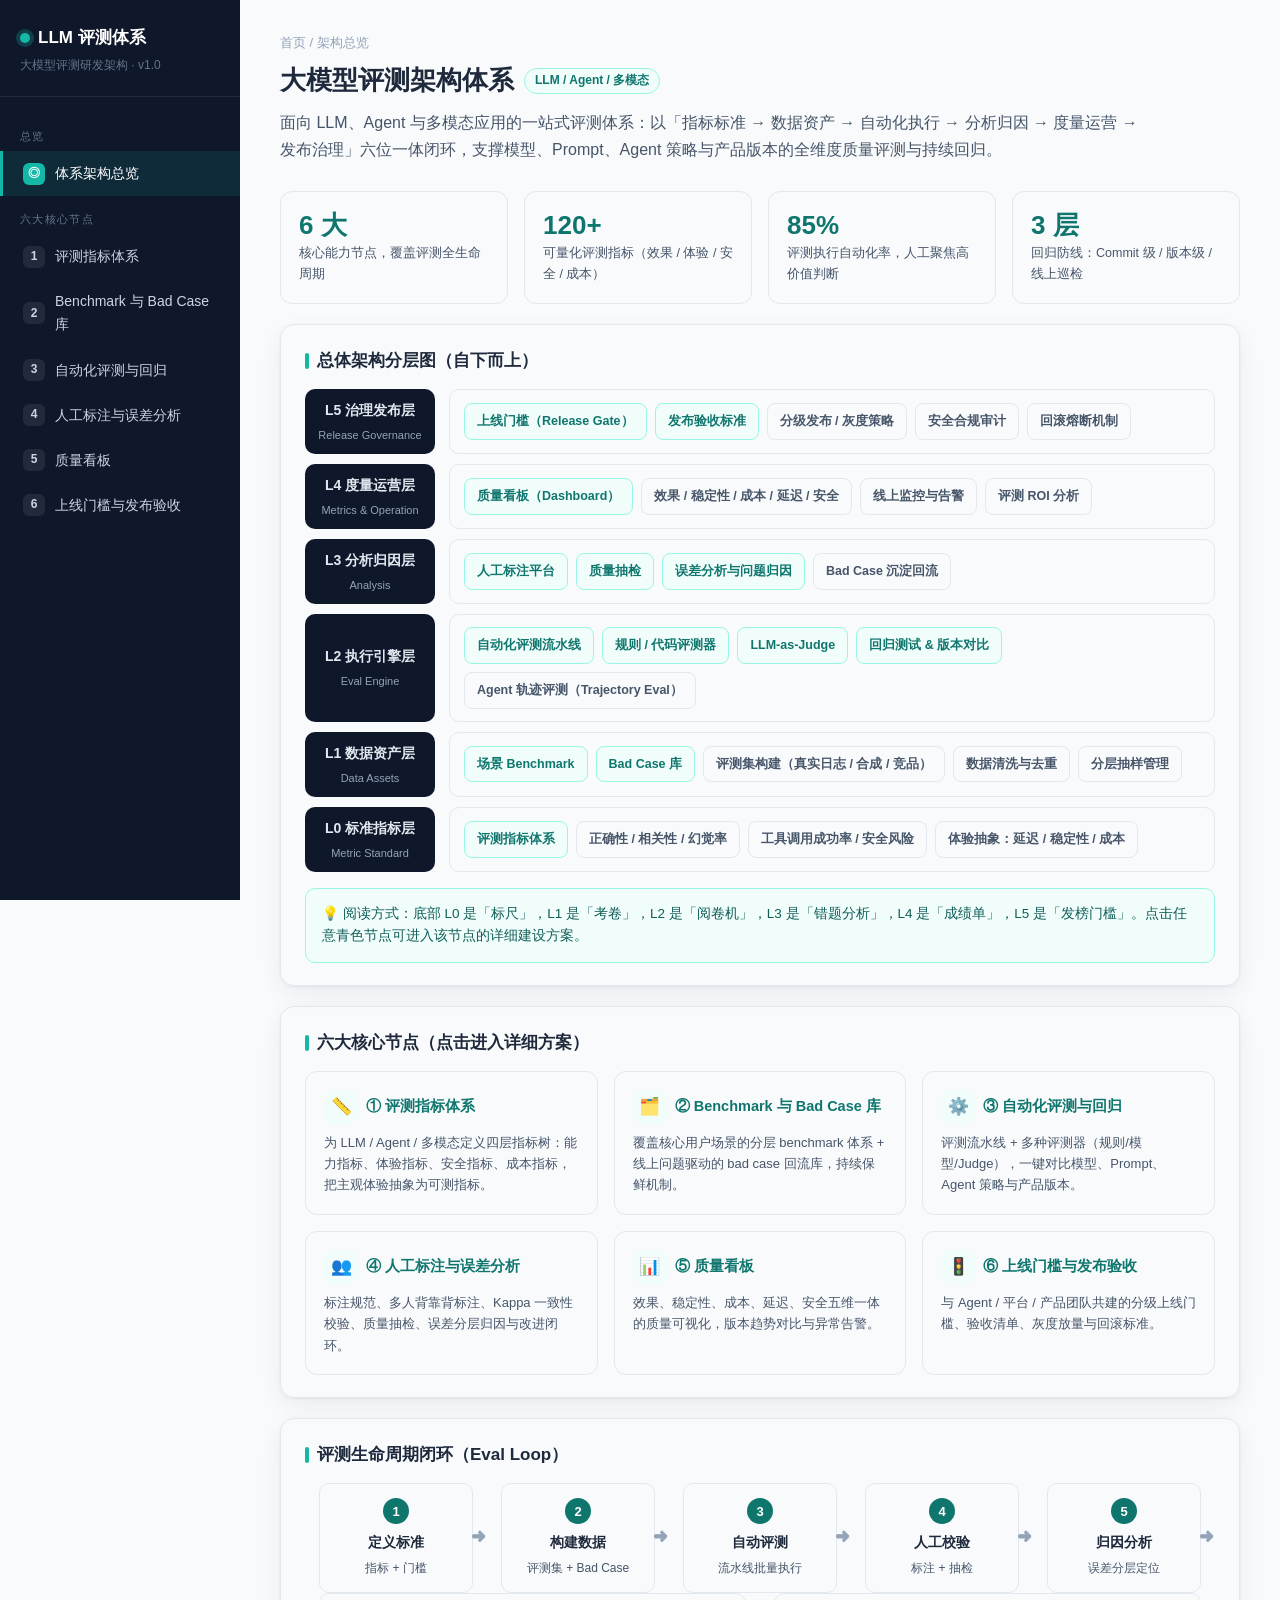
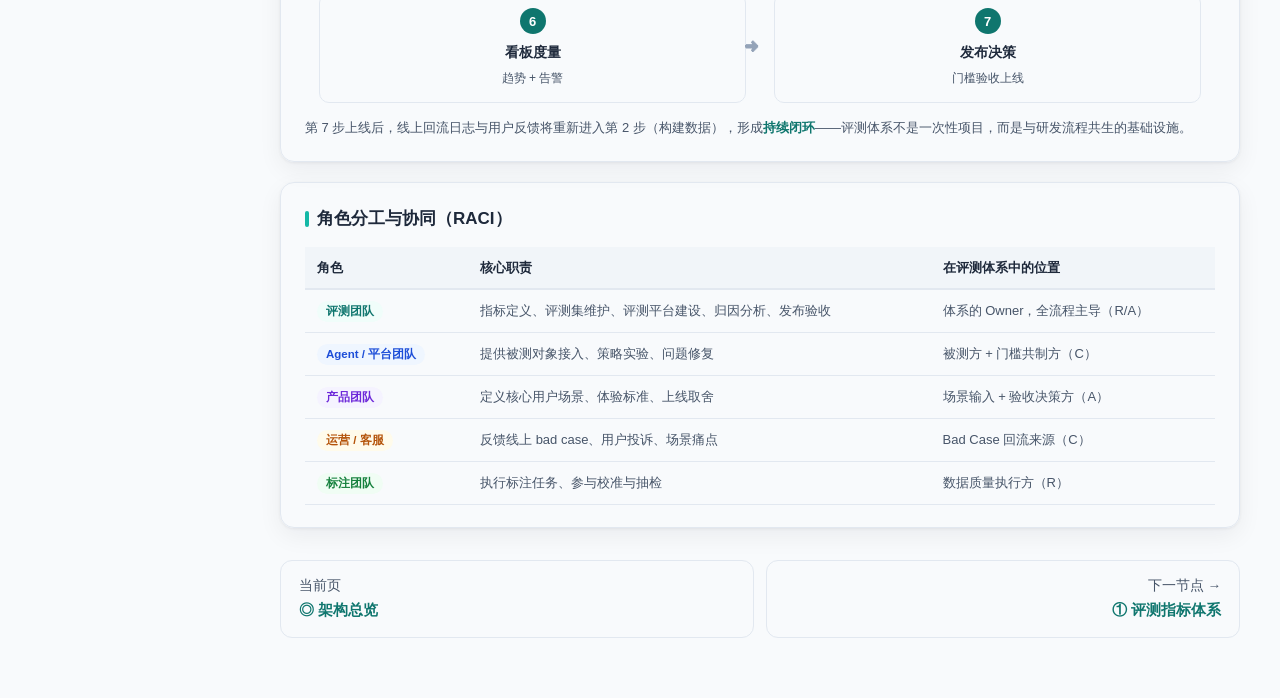
<file: index.html>
<!DOCTYPE html>
<html lang="zh-CN">
<head>
<meta charset="UTF-8">
<meta name="viewport" content="width=device-width, initial-scale=1.0">
<title>大模型评测体系 · 架构总览</title>
<link rel="stylesheet" href="assets/style.css">
</head>
<body>
<div class="layout">
  <aside class="sidebar">
    <div class="brand">
      <span class="logo"><span class="dot"></span>LLM 评测体系</span>
      <small>大模型评测研发架构 · v1.0</small>
    </div>
    <nav class="nav">
      <div class="nav-group">总览</div>
      <a href="index.html"><span class="num">◎</span>体系架构总览</a>
      <div class="nav-group">六大核心节点</div>
      <a href="01-metrics.html"><span class="num">1</span>评测指标体系</a>
      <a href="02-benchmark.html"><span class="num">2</span>Benchmark 与 Bad Case 库</a>
      <a href="03-automation.html"><span class="num">3</span>自动化评测与回归</a>
      <a href="04-annotation.html"><span class="num">4</span>人工标注与误差分析</a>
      <a href="05-dashboard.html"><span class="num">5</span>质量看板</a>
      <a href="06-release-gate.html"><span class="num">6</span>上线门槛与发布验收</a>
    </nav>
  </aside>

  <main class="main">
    <div class="page-header">
      <div class="crumb">首页 / 架构总览</div>
      <h1>大模型评测架构体系 <span class="tag">LLM / Agent / 多模态</span></h1>
      <p class="sub">面向 LLM、Agent 与多模态应用的一站式评测体系：以「指标标准 → 数据资产 → 自动化执行 → 分析归因 → 度量运营 → 发布治理」六位一体闭环，支撑模型、Prompt、Agent 策略与产品版本的全维度质量评测与持续回归。</p>
    </div>

    <!-- 核心能力 KPI -->
    <div class="grid cols-4" style="margin-bottom:20px;">
      <div class="mini-card kpi">
        <div class="v" data-count="6" data-suffix=" 大">0 大</div>
        <div class="l">核心能力节点，覆盖评测全生命周期</div>
      </div>
      <div class="mini-card kpi">
        <div class="v" data-count="120" data-suffix="+">0+</div>
        <div class="l">可量化评测指标（效果 / 体验 / 安全 / 成本）</div>
      </div>
      <div class="mini-card kpi">
        <div class="v" data-count="85" data-suffix="%">0%</div>
        <div class="l">评测执行自动化率，人工聚焦高价值判断</div>
      </div>
      <div class="mini-card kpi">
        <div class="v" data-count="3" data-suffix=" 层">0 层</div>
        <div class="l">回归防线：Commit 级 / 版本级 / 线上巡检</div>
      </div>
    </div>

    <!-- 总体架构分层图 -->
    <div class="card">
      <h2>总体架构分层图（自下而上）</h2>
      <div class="arch">
        <div class="layer">
          <div class="layer-name">L5 治理发布层<small>Release Governance</small></div>
          <div class="layer-body">
            <span class="node"><a href="06-release-gate.html">上线门槛（Release Gate）</a></span>
            <span class="node"><a href="06-release-gate.html">发布验收标准</a></span>
            <span class="node dim">分级发布 / 灰度策略</span>
            <span class="node dim">安全合规审计</span>
            <span class="node dim">回滚熔断机制</span>
          </div>
        </div>
        <div class="layer">
          <div class="layer-name">L4 度量运营层<small>Metrics &amp; Operation</small></div>
          <div class="layer-body">
            <span class="node"><a href="05-dashboard.html">质量看板（Dashboard）</a></span>
            <span class="node dim">效果 / 稳定性 / 成本 / 延迟 / 安全</span>
            <span class="node dim">线上监控与告警</span>
            <span class="node dim">评测 ROI 分析</span>
          </div>
        </div>
        <div class="layer">
          <div class="layer-name">L3 分析归因层<small>Analysis</small></div>
          <div class="layer-body">
            <span class="node"><a href="04-annotation.html">人工标注平台</a></span>
            <span class="node"><a href="04-annotation.html">质量抽检</a></span>
            <span class="node"><a href="04-annotation.html">误差分析与问题归因</a></span>
            <span class="node dim">Bad Case 沉淀回流</span>
          </div>
        </div>
        <div class="layer">
          <div class="layer-name">L2 执行引擎层<small>Eval Engine</small></div>
          <div class="layer-body">
            <span class="node"><a href="03-automation.html">自动化评测流水线</a></span>
            <span class="node"><a href="03-automation.html">规则 / 代码评测器</a></span>
            <span class="node"><a href="03-automation.html">LLM-as-Judge</a></span>
            <span class="node"><a href="03-automation.html">回归测试 &amp; 版本对比</a></span>
            <span class="node dim">Agent 轨迹评测（Trajectory Eval）</span>
          </div>
        </div>
        <div class="layer">
          <div class="layer-name">L1 数据资产层<small>Data Assets</small></div>
          <div class="layer-body">
            <span class="node"><a href="02-benchmark.html">场景 Benchmark</a></span>
            <span class="node"><a href="02-benchmark.html">Bad Case 库</a></span>
            <span class="node dim">评测集构建（真实日志 / 合成 / 竞品）</span>
            <span class="node dim">数据清洗与去重</span>
            <span class="node dim">分层抽样管理</span>
          </div>
        </div>
        <div class="layer">
          <div class="layer-name">L0 标准指标层<small>Metric Standard</small></div>
          <div class="layer-body">
            <span class="node"><a href="01-metrics.html">评测指标体系</a></span>
            <span class="node dim">正确性 / 相关性 / 幻觉率</span>
            <span class="node dim">工具调用成功率 / 安全风险</span>
            <span class="node dim">体验抽象：延迟 / 稳定性 / 成本</span>
          </div>
        </div>
      </div>
      <div class="callout" style="margin:16px 0 0;">
        💡 阅读方式：底部 L0 是「标尺」，L1 是「考卷」，L2 是「阅卷机」，L3 是「错题分析」，L4 是「成绩单」，L5 是「发榜门槛」。点击任意青色节点可进入该节点的详细建设方案。
      </div>
    </div>

    <!-- 六大节点导航卡片 -->
    <div class="card">
      <h2>六大核心节点（点击进入详细方案）</h2>
      <div class="grid cols-3">
        <a class="mini-card" href="01-metrics.html" style="display:block;">
          <h3><span class="icon">📏</span>① 评测指标体系</h3>
          <p>为 LLM / Agent / 多模态定义四层指标树：能力指标、体验指标、安全指标、成本指标，把主观体验抽象为可测指标。</p>
        </a>
        <a class="mini-card" href="02-benchmark.html" style="display:block;">
          <h3><span class="icon">🗂️</span>② Benchmark 与 Bad Case 库</h3>
          <p>覆盖核心用户场景的分层 benchmark 体系 + 线上问题驱动的 bad case 回流库，持续保鲜机制。</p>
        </a>
        <a class="mini-card" href="03-automation.html" style="display:block;">
          <h3><span class="icon">⚙️</span>③ 自动化评测与回归</h3>
          <p>评测流水线 + 多种评测器（规则/模型/Judge），一键对比模型、Prompt、Agent 策略与产品版本。</p>
        </a>
        <a class="mini-card" href="04-annotation.html" style="display:block;">
          <h3><span class="icon">👥</span>④ 人工标注与误差分析</h3>
          <p>标注规范、多人背靠背标注、Kappa 一致性校验、质量抽检、误差分层归因与改进闭环。</p>
        </a>
        <a class="mini-card" href="05-dashboard.html" style="display:block;">
          <h3><span class="icon">📊</span>⑤ 质量看板</h3>
          <p>效果、稳定性、成本、延迟、安全五维一体的质量可视化，版本趋势对比与异常告警。</p>
        </a>
        <a class="mini-card" href="06-release-gate.html" style="display:block;">
          <h3><span class="icon">🚦</span>⑥ 上线门槛与发布验收</h3>
          <p>与 Agent / 平台 / 产品团队共建的分级上线门槛、验收清单、灰度放量与回滚标准。</p>
        </a>
      </div>
    </div>

    <!-- 评测生命周期 -->
    <div class="card">
      <h2>评测生命周期闭环（Eval Loop）</h2>
      <div class="flow">
        <div class="stage"><div class="idx">1</div><b>定义标准</b><span>指标 + 门槛</span></div>
        <div class="stage"><div class="idx">2</div><b>构建数据</b><span>评测集 + Bad Case</span></div>
        <div class="stage"><div class="idx">3</div><b>自动评测</b><span>流水线批量执行</span></div>
        <div class="stage"><div class="idx">4</div><b>人工校验</b><span>标注 + 抽检</span></div>
        <div class="stage"><div class="idx">5</div><b>归因分析</b><span>误差分层定位</span></div>
        <div class="stage"><div class="idx">6</div><b>看板度量</b><span>趋势 + 告警</span></div>
        <div class="stage"><div class="idx">7</div><b>发布决策</b><span>门槛验收上线</span></div>
      </div>
      <p style="font-size:13px;color:var(--ink-soft);margin-top:14px;">第 7 步上线后，线上回流日志与用户反馈将重新进入第 2 步（构建数据），形成<b style="color:var(--primary);">持续闭环</b>——评测体系不是一次性项目，而是与研发流程共生的基础设施。</p>
    </div>

    <!-- 角色协同 -->
    <div class="card">
      <h2>角色分工与协同（RACI）</h2>
      <table class="tbl">
        <tr><th>角色</th><th>核心职责</th><th>在评测体系中的位置</th></tr>
        <tr>
          <td><span class="pill t">评测团队</span></td>
          <td>指标定义、评测集维护、评测平台建设、归因分析、发布验收</td>
          <td>体系的 Owner，全流程主导（R/A）</td>
        </tr>
        <tr>
          <td><span class="pill b">Agent / 平台团队</span></td>
          <td>提供被测对象接入、策略实验、问题修复</td>
          <td>被测方 + 门槛共制方（C）</td>
        </tr>
        <tr>
          <td><span class="pill v">产品团队</span></td>
          <td>定义核心用户场景、体验标准、上线取舍</td>
          <td>场景输入 + 验收决策方（A）</td>
        </tr>
        <tr>
          <td><span class="pill y">运营 / 客服</span></td>
          <td>反馈线上 bad case、用户投诉、场景痛点</td>
          <td>Bad Case 回流来源（C）</td>
        </tr>
        <tr>
          <td><span class="pill g">标注团队</span></td>
          <td>执行标注任务、参与校准与抽检</td>
          <td>数据质量执行方（R）</td>
        </tr>
      </table>
    </div>

    <div class="pager">
      <a href="index.html"><span>当前页</span><b>◎ 架构总览</b></a>
      <a class="next" href="01-metrics.html"><span>下一节点 →</span><b>① 评测指标体系</b></a>
    </div>
  </main>
</div>
<script src="assets/app.js"></script>
</body>
</html>
</file>
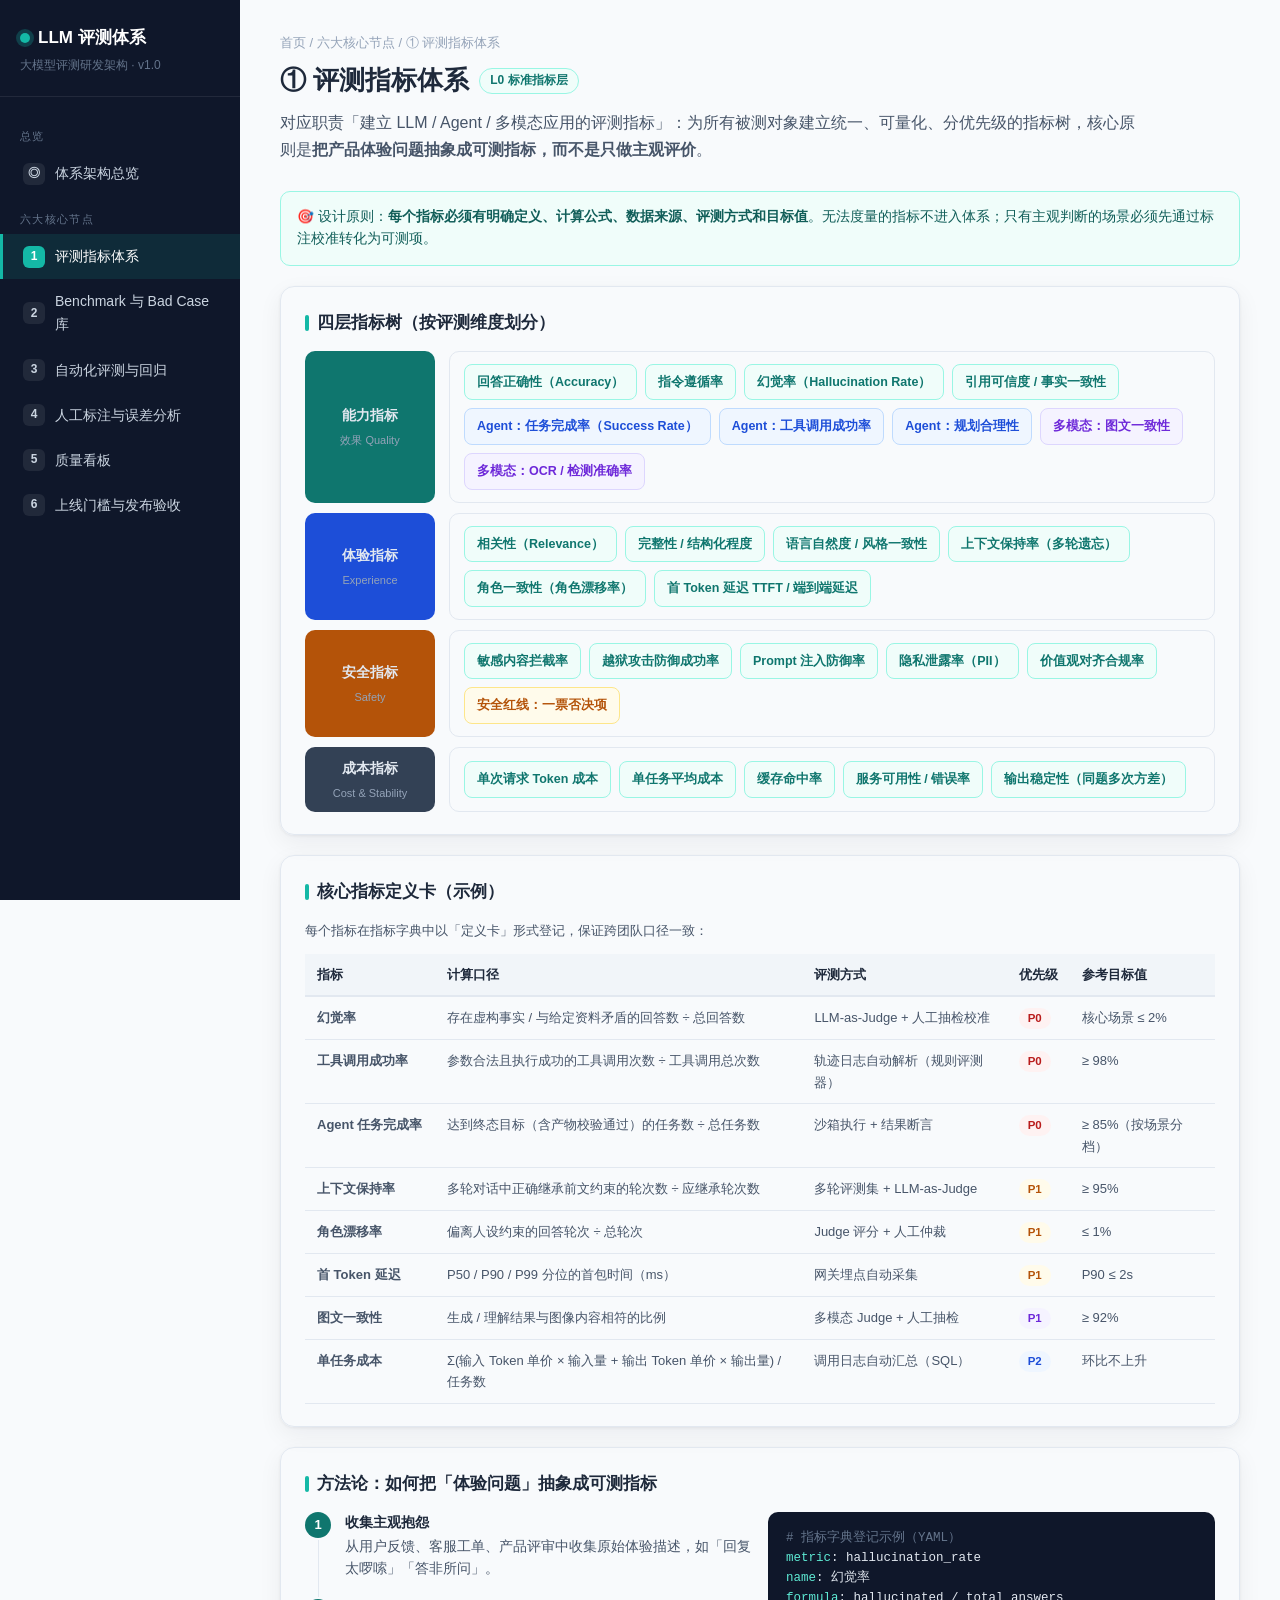
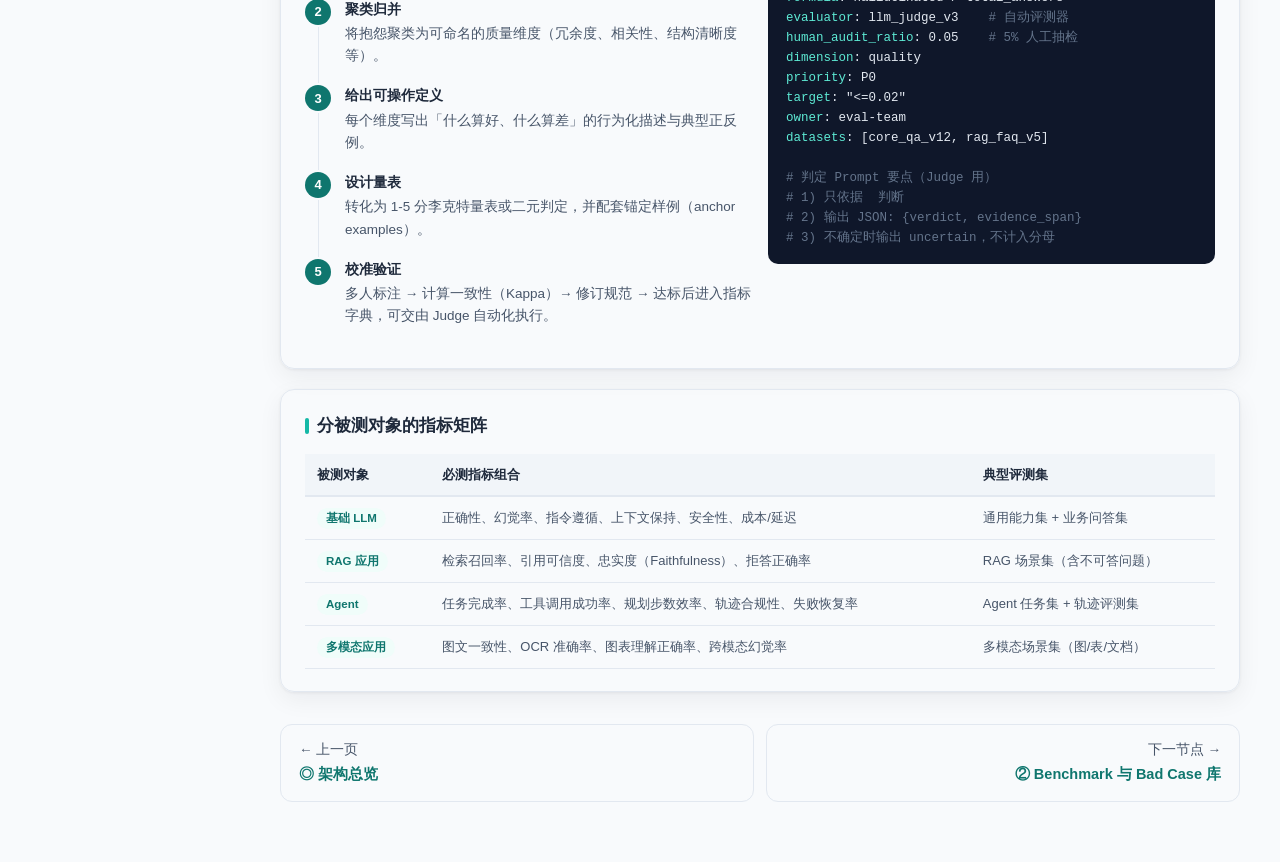
<file: 01-metrics.html>
<!DOCTYPE html>
<html lang="zh-CN">
<head>
<meta charset="UTF-8">
<meta name="viewport" content="width=device-width, initial-scale=1.0">
<title>① 评测指标体系 · 大模型评测体系</title>
<link rel="stylesheet" href="assets/style.css">
</head>
<body>
<div class="layout">
  <aside class="sidebar">
    <div class="brand">
      <span class="logo"><span class="dot"></span>LLM 评测体系</span>
      <small>大模型评测研发架构 · v1.0</small>
    </div>
    <nav class="nav">
      <div class="nav-group">总览</div>
      <a href="index.html"><span class="num">◎</span>体系架构总览</a>
      <div class="nav-group">六大核心节点</div>
      <a href="01-metrics.html"><span class="num">1</span>评测指标体系</a>
      <a href="02-benchmark.html"><span class="num">2</span>Benchmark 与 Bad Case 库</a>
      <a href="03-automation.html"><span class="num">3</span>自动化评测与回归</a>
      <a href="04-annotation.html"><span class="num">4</span>人工标注与误差分析</a>
      <a href="05-dashboard.html"><span class="num">5</span>质量看板</a>
      <a href="06-release-gate.html"><span class="num">6</span>上线门槛与发布验收</a>
    </nav>
  </aside>

  <main class="main">
    <div class="page-header">
      <div class="crumb">首页 / 六大核心节点 / ① 评测指标体系</div>
      <h1>① 评测指标体系 <span class="tag">L0 标准指标层</span></h1>
      <p class="sub">对应职责「建立 LLM / Agent / 多模态应用的评测指标」：为所有被测对象建立统一、可量化、分优先级的指标树，核心原则是<b>把产品体验问题抽象成可测指标，而不是只做主观评价</b>。</p>
    </div>

    <div class="callout">
      🎯 设计原则：<b>每个指标必须有明确定义、计算公式、数据来源、评测方式和目标值</b>。无法度量的指标不进入体系；只有主观判断的场景必须先通过标注校准转化为可测项。
    </div>

    <!-- 指标树 -->
    <div class="card">
      <h2>四层指标树（按评测维度划分）</h2>
      <div class="arch">
        <div class="layer">
          <div class="layer-name" style="background:#0f766e;">能力指标<small>效果 Quality</small></div>
          <div class="layer-body">
            <span class="node">回答正确性（Accuracy）</span>
            <span class="node">指令遵循率</span>
            <span class="node">幻觉率（Hallucination Rate）</span>
            <span class="node">引用可信度 / 事实一致性</span>
            <span class="node blue">Agent：任务完成率（Success Rate）</span>
            <span class="node blue">Agent：工具调用成功率</span>
            <span class="node blue">Agent：规划合理性</span>
            <span class="node violet">多模态：图文一致性</span>
            <span class="node violet">多模态：OCR / 检测准确率</span>
          </div>
        </div>
        <div class="layer">
          <div class="layer-name" style="background:#1d4ed8;">体验指标<small>Experience</small></div>
          <div class="layer-body">
            <span class="node">相关性（Relevance）</span>
            <span class="node">完整性 / 结构化程度</span>
            <span class="node">语言自然度 / 风格一致性</span>
            <span class="node">上下文保持率（多轮遗忘）</span>
            <span class="node">角色一致性（角色漂移率）</span>
            <span class="node">首 Token 延迟 TTFT / 端到端延迟</span>
          </div>
        </div>
        <div class="layer">
          <div class="layer-name" style="background:#b45309;">安全指标<small>Safety</small></div>
          <div class="layer-body">
            <span class="node">敏感内容拦截率</span>
            <span class="node">越狱攻击防御成功率</span>
            <span class="node">Prompt 注入防御率</span>
            <span class="node">隐私泄露率（PII）</span>
            <span class="node">价值观对齐合规率</span>
            <span class="node warn">安全红线：一票否决项</span>
          </div>
        </div>
        <div class="layer">
          <div class="layer-name" style="background:#334155;">成本指标<small>Cost &amp; Stability</small></div>
          <div class="layer-body">
            <span class="node">单次请求 Token 成本</span>
            <span class="node">单任务平均成本</span>
            <span class="node">缓存命中率</span>
            <span class="node">服务可用性 / 错误率</span>
            <span class="node">输出稳定性（同题多次方差）</span>
          </div>
        </div>
      </div>
    </div>

    <!-- 指标定义示例 -->
    <div class="card">
      <h2>核心指标定义卡（示例）</h2>
      <p style="font-size:13px;color:var(--ink-soft);margin-bottom:12px;">每个指标在指标字典中以「定义卡」形式登记，保证跨团队口径一致：</p>
      <table class="tbl">
        <tr><th style="width:130px;">指标</th><th>计算口径</th><th>评测方式</th><th>优先级</th><th>参考目标值</th></tr>
        <tr>
          <td><strong>幻觉率</strong></td>
          <td>存在虚构事实 / 与给定资料矛盾的回答数 ÷ 总回答数</td>
          <td>LLM-as-Judge + 人工抽检校准</td>
          <td><span class="pill r">P0</span></td>
          <td>核心场景 ≤ 2%</td>
        </tr>
        <tr>
          <td><strong>工具调用成功率</strong></td>
          <td>参数合法且执行成功的工具调用次数 ÷ 工具调用总次数</td>
          <td>轨迹日志自动解析（规则评测器）</td>
          <td><span class="pill r">P0</span></td>
          <td>≥ 98%</td>
        </tr>
        <tr>
          <td><strong>Agent 任务完成率</strong></td>
          <td>达到终态目标（含产物校验通过）的任务数 ÷ 总任务数</td>
          <td>沙箱执行 + 结果断言</td>
          <td><span class="pill r">P0</span></td>
          <td>≥ 85%（按场景分档）</td>
        </tr>
        <tr>
          <td><strong>上下文保持率</strong></td>
          <td>多轮对话中正确继承前文约束的轮次数 ÷ 应继承轮次数</td>
          <td>多轮评测集 + LLM-as-Judge</td>
          <td><span class="pill y">P1</span></td>
          <td>≥ 95%</td>
        </tr>
        <tr>
          <td><strong>角色漂移率</strong></td>
          <td>偏离人设约束的回答轮次 ÷ 总轮次</td>
          <td>Judge 评分 + 人工仲裁</td>
          <td><span class="pill y">P1</span></td>
          <td>≤ 1%</td>
        </tr>
        <tr>
          <td><strong>首 Token 延迟</strong></td>
          <td>P50 / P90 / P99 分位的首包时间（ms）</td>
          <td>网关埋点自动采集</td>
          <td><span class="pill y">P1</span></td>
          <td>P90 ≤ 2s</td>
        </tr>
        <tr>
          <td><strong>图文一致性</strong></td>
          <td>生成 / 理解结果与图像内容相符的比例</td>
          <td>多模态 Judge + 人工抽检</td>
          <td><span class="pill v">P1</span></td>
          <td>≥ 92%</td>
        </tr>
        <tr>
          <td><strong>单任务成本</strong></td>
          <td>Σ(输入 Token 单价 × 输入量 + 输出 Token 单价 × 输出量) / 任务数</td>
          <td>调用日志自动汇总（SQL）</td>
          <td><span class="pill b">P2</span></td>
          <td>环比不上升</td>
        </tr>
      </table>
    </div>

    <!-- 主观转客观方法论 -->
    <div class="card">
      <h2>方法论：如何把「体验问题」抽象成可测指标</h2>
      <div class="grid cols-2">
        <div>
          <ol class="steps">
            <li><strong>收集主观抱怨</strong>从用户反馈、客服工单、产品评审中收集原始体验描述，如「回复太啰嗦」「答非所问」。</li>
            <li><strong>聚类归并</strong>将抱怨聚类为可命名的质量维度（冗余度、相关性、结构清晰度等）。</li>
            <li><strong>给出可操作定义</strong>每个维度写出「什么算好、什么算差」的行为化描述与典型正反例。</li>
            <li><strong>设计量表</strong>转化为 1-5 分李克特量表或二元判定，并配套锚定样例（anchor examples）。</li>
            <li><strong>校准验证</strong>多人标注 → 计算一致性（Kappa）→ 修订规范 → 达标后进入指标字典，可交由 Judge 自动化执行。</li>
          </ol>
        </div>
        <div>
          <pre class="code"><span class="c"># 指标字典登记示例（YAML）</span>
<span class="k">metric</span>: hallucination_rate
<span class="k">name</span>: 幻觉率
<span class="k">formula</span>: hallucinated / total_answers
<span class="k">evaluator</span>: llm_judge_v3    <span class="c"># 自动评测器</span>
<span class="k">human_audit_ratio</span>: 0.05    <span class="c"># 5% 人工抽检</span>
<span class="k">dimension</span>: quality
<span class="k">priority</span>: P0
<span class="k">target</span>: "<=0.02"
<span class="k">owner</span>: eval-team
<span class="k">datasets</span>: [core_qa_v12, rag_faq_v5]

<span class="c"># 判定 Prompt 要点（Judge 用）</span>
<span class="c"># 1) 只依据 <provided_context> 判断</span>
<span class="c"># 2) 输出 JSON: {verdict, evidence_span}</span>
<span class="c"># 3) 不确定时输出 uncertain，不计入分母</span></pre>
        </div>
      </div>
    </div>

    <!-- 分对象指标矩阵 -->
    <div class="card">
      <h2>分被测对象的指标矩阵</h2>
      <table class="tbl">
        <tr><th>被测对象</th><th>必测指标组合</th><th>典型评测集</th></tr>
        <tr>
          <td><span class="pill t">基础 LLM</span></td>
          <td>正确性、幻觉率、指令遵循、上下文保持、安全性、成本/延迟</td>
          <td>通用能力集 + 业务问答集</td>
        </tr>
        <tr>
          <td><span class="pill t">RAG 应用</span></td>
          <td>检索召回率、引用可信度、忠实度（Faithfulness）、拒答正确率</td>
          <td>RAG 场景集（含不可答问题）</td>
        </tr>
        <tr>
          <td><span class="pill t">Agent</span></td>
          <td>任务完成率、工具调用成功率、规划步数效率、轨迹合规性、失败恢复率</td>
          <td>Agent 任务集 + 轨迹评测集</td>
        </tr>
        <tr>
          <td><span class="pill t">多模态应用</span></td>
          <td>图文一致性、OCR 准确率、图表理解正确率、跨模态幻觉率</td>
          <td>多模态场景集（图/表/文档）</td>
        </tr>
      </table>
    </div>

    <div class="pager">
      <a href="index.html"><span>← 上一页</span><b>◎ 架构总览</b></a>
      <a class="next" href="02-benchmark.html"><span>下一节点 →</span><b>② Benchmark 与 Bad Case 库</b></a>
    </div>
  </main>
</div>
<script src="assets/app.js"></script>
</body>
</html>
</file>
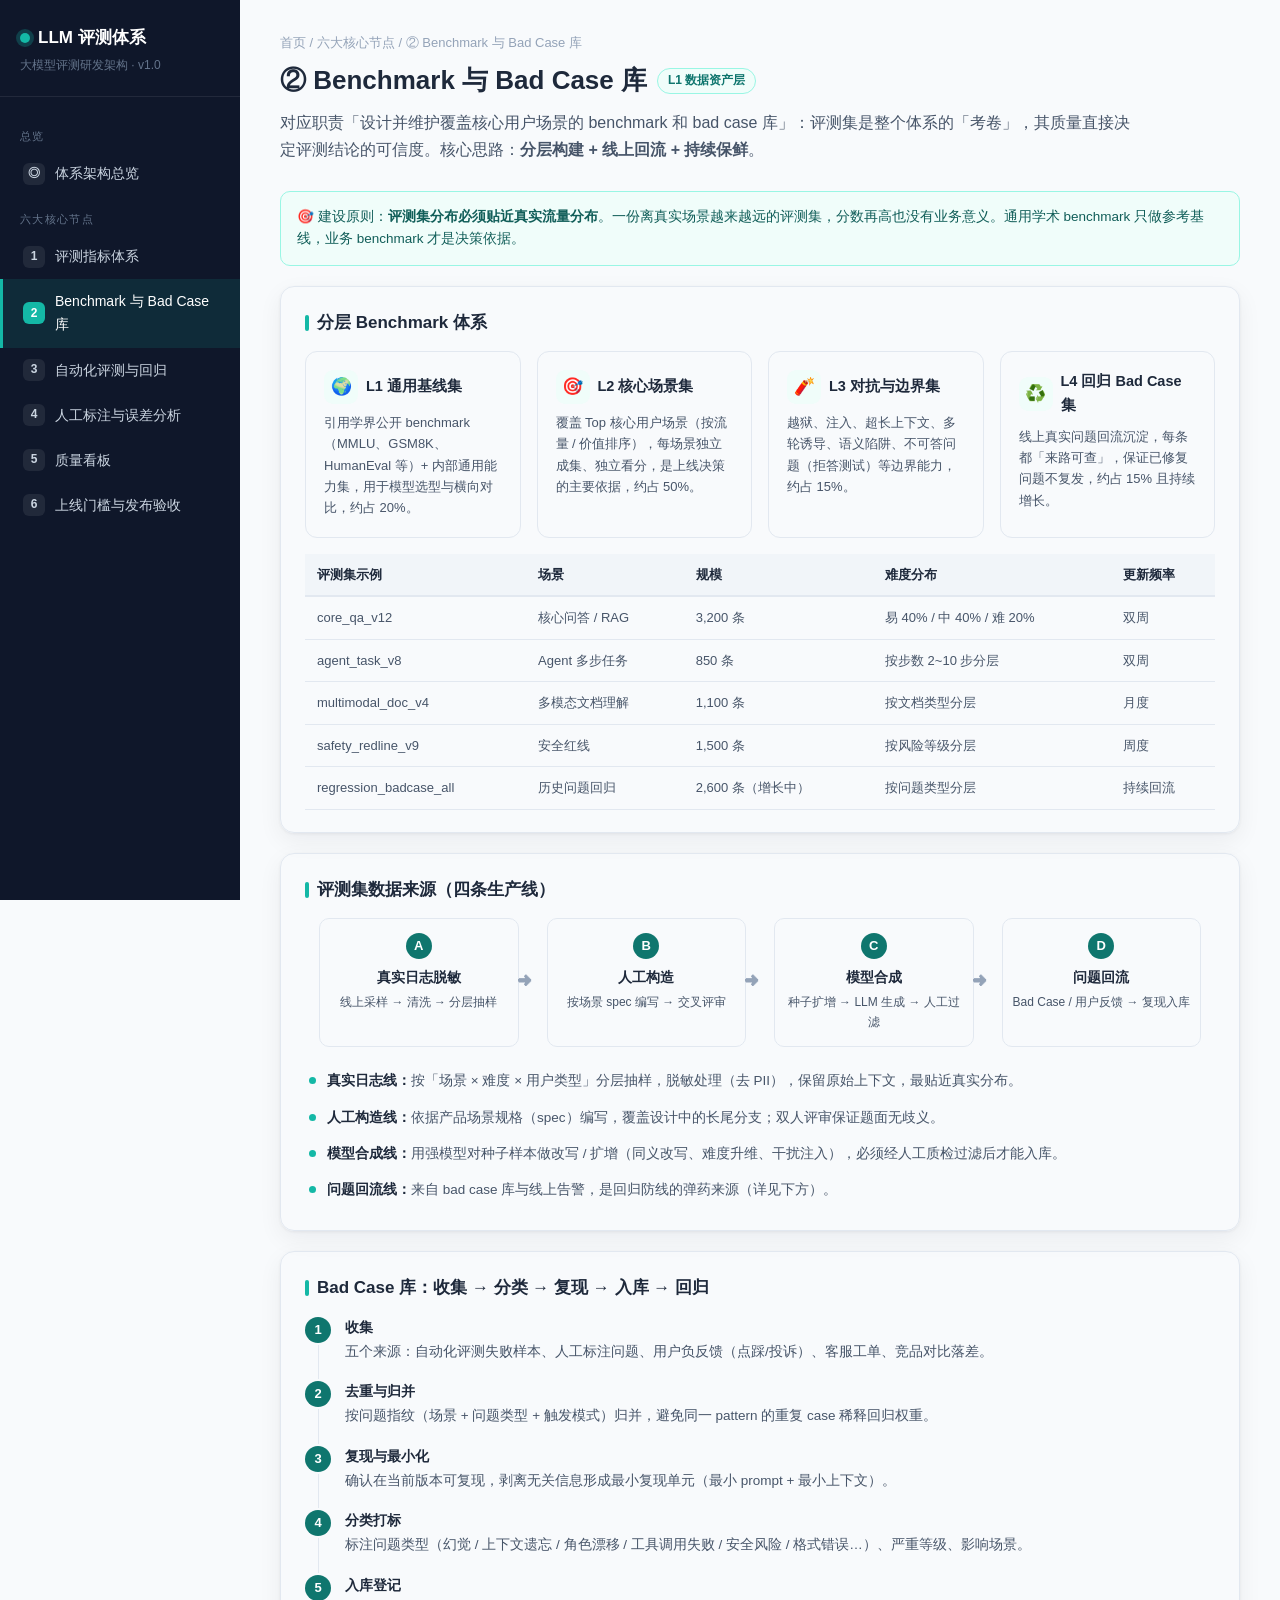
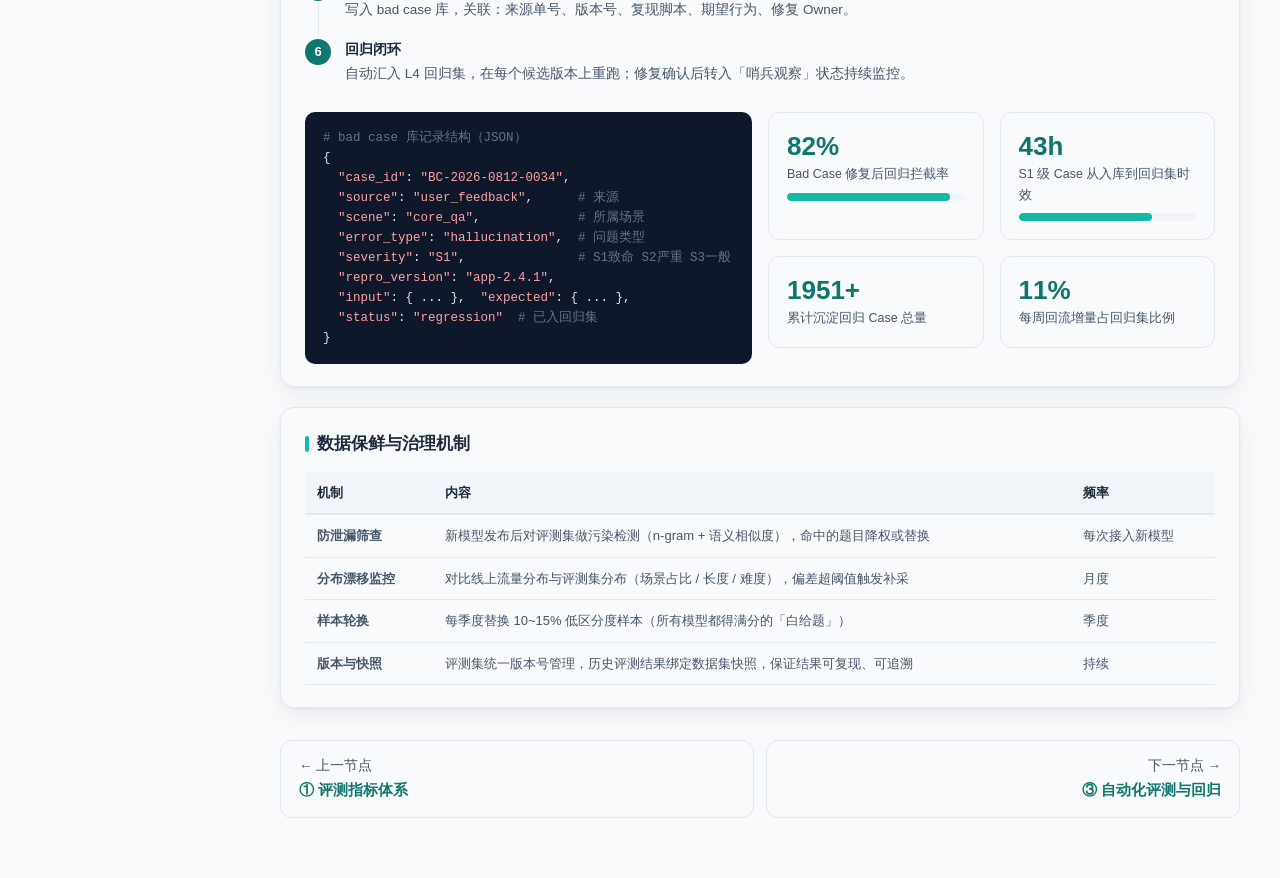
<file: 02-benchmark.html>
<!DOCTYPE html>
<html lang="zh-CN">
<head>
<meta charset="UTF-8">
<meta name="viewport" content="width=device-width, initial-scale=1.0">
<title>② Benchmark 与 Bad Case 库 · 大模型评测体系</title>
<link rel="stylesheet" href="assets/style.css">
</head>
<body>
<div class="layout">
  <aside class="sidebar">
    <div class="brand">
      <span class="logo"><span class="dot"></span>LLM 评测体系</span>
      <small>大模型评测研发架构 · v1.0</small>
    </div>
    <nav class="nav">
      <div class="nav-group">总览</div>
      <a href="index.html"><span class="num">◎</span>体系架构总览</a>
      <div class="nav-group">六大核心节点</div>
      <a href="01-metrics.html"><span class="num">1</span>评测指标体系</a>
      <a href="02-benchmark.html"><span class="num">2</span>Benchmark 与 Bad Case 库</a>
      <a href="03-automation.html"><span class="num">3</span>自动化评测与回归</a>
      <a href="04-annotation.html"><span class="num">4</span>人工标注与误差分析</a>
      <a href="05-dashboard.html"><span class="num">5</span>质量看板</a>
      <a href="06-release-gate.html"><span class="num">6</span>上线门槛与发布验收</a>
    </nav>
  </aside>

  <main class="main">
    <div class="page-header">
      <div class="crumb">首页 / 六大核心节点 / ② Benchmark 与 Bad Case 库</div>
      <h1>② Benchmark 与 Bad Case 库 <span class="tag">L1 数据资产层</span></h1>
      <p class="sub">对应职责「设计并维护覆盖核心用户场景的 benchmark 和 bad case 库」：评测集是整个体系的「考卷」，其质量直接决定评测结论的可信度。核心思路：<b>分层构建 + 线上回流 + 持续保鲜</b>。</p>
    </div>

    <div class="callout">
      🎯 建设原则：<b>评测集分布必须贴近真实流量分布</b>。一份离真实场景越来越远的评测集，分数再高也没有业务意义。通用学术 benchmark 只做参考基线，业务 benchmark 才是决策依据。
    </div>

    <!-- Benchmark 体系 -->
    <div class="card">
      <h2>分层 Benchmark 体系</h2>
      <div class="grid cols-4">
        <div class="mini-card">
          <h3><span class="icon">🌍</span>L1 通用基线集</h3>
          <p>引用学界公开 benchmark（MMLU、GSM8K、HumanEval 等）+ 内部通用能力集，用于模型选型与横向对比，约占 20%。</p>
        </div>
        <div class="mini-card">
          <h3><span class="icon">🎯</span>L2 核心场景集</h3>
          <p>覆盖 Top 核心用户场景（按流量 / 价值排序），每场景独立成集、独立看分，是上线决策的主要依据，约占 50%。</p>
        </div>
        <div class="mini-card">
          <h3><span class="icon">🧨</span>L3 对抗与边界集</h3>
          <p>越狱、注入、超长上下文、多轮诱导、语义陷阱、不可答问题（拒答测试）等边界能力，约占 15%。</p>
        </div>
        <div class="mini-card">
          <h3><span class="icon">♻️</span>L4 回归 Bad Case 集</h3>
          <p>线上真实问题回流沉淀，每条都「来路可查」，保证已修复问题不复发，约占 15% 且持续增长。</p>
        </div>
      </div>
      <table class="tbl" style="margin-top:16px;">
        <tr><th>评测集示例</th><th>场景</th><th>规模</th><th>难度分布</th><th>更新频率</th></tr>
        <tr><td>core_qa_v12</td><td>核心问答 / RAG</td><td>3,200 条</td><td>易 40% / 中 40% / 难 20%</td><td>双周</td></tr>
        <tr><td>agent_task_v8</td><td>Agent 多步任务</td><td>850 条</td><td>按步数 2~10 步分层</td><td>双周</td></tr>
        <tr><td>multimodal_doc_v4</td><td>多模态文档理解</td><td>1,100 条</td><td>按文档类型分层</td><td>月度</td></tr>
        <tr><td>safety_redline_v9</td><td>安全红线</td><td>1,500 条</td><td>按风险等级分层</td><td>周度</td></tr>
        <tr><td>regression_badcase_all</td><td>历史问题回归</td><td>2,600 条（增长中）</td><td>按问题类型分层</td><td>持续回流</td></tr>
      </table>
    </div>

    <!-- 评测集构建来源 -->
    <div class="card">
      <h2>评测集数据来源（四条生产线）</h2>
      <div class="flow">
        <div class="stage"><div class="idx">A</div><b>真实日志脱敏</b><span>线上采样 → 清洗 → 分层抽样</span></div>
        <div class="stage"><div class="idx">B</div><b>人工构造</b><span>按场景 spec 编写 → 交叉评审</span></div>
        <div class="stage"><div class="idx">C</div><b>模型合成</b><span>种子扩增 → LLM 生成 → 人工过滤</span></div>
        <div class="stage"><div class="idx">D</div><b>问题回流</b><span>Bad Case / 用户反馈 → 复现入库</span></div>
      </div>
      <ul class="clean" style="margin-top:16px;">
        <li><strong>真实日志线：</strong>按「场景 × 难度 × 用户类型」分层抽样，脱敏处理（去 PII），保留原始上下文，最贴近真实分布。</li>
        <li><strong>人工构造线：</strong>依据产品场景规格（spec）编写，覆盖设计中的长尾分支；双人评审保证题面无歧义。</li>
        <li><strong>模型合成线：</strong>用强模型对种子样本做改写 / 扩增（同义改写、难度升维、干扰注入），必须经人工质检过滤后才能入库。</li>
        <li><strong>问题回流线：</strong>来自 bad case 库与线上告警，是回归防线的弹药来源（详见下方）。</li>
      </ul>
    </div>

    <!-- Bad Case 库流程 -->
    <div class="card">
      <h2>Bad Case 库：收集 → 分类 → 复现 → 入库 → 回归</h2>
      <ol class="steps">
        <li><strong>收集</strong>五个来源：自动化评测失败样本、人工标注问题、用户负反馈（点踩/投诉）、客服工单、竞品对比落差。</li>
        <li><strong>去重与归并</strong>按问题指纹（场景 + 问题类型 + 触发模式）归并，避免同一 pattern 的重复 case 稀释回归权重。</li>
        <li><strong>复现与最小化</strong>确认在当前版本可复现，剥离无关信息形成最小复现单元（最小 prompt + 最小上下文）。</li>
        <li><strong>分类打标</strong>标注问题类型（幻觉 / 上下文遗忘 / 角色漂移 / 工具调用失败 / 安全风险 / 格式错误…）、严重等级、影响场景。</li>
        <li><strong>入库登记</strong>写入 bad case 库，关联：来源单号、版本号、复现脚本、期望行为、修复 Owner。</li>
        <li><strong>回归闭环</strong>自动汇入 L4 回归集，在每个候选版本上重跑；修复确认后转入「哨兵观察」状态持续监控。</li>
      </ol>
      <div class="grid cols-2" style="margin-top:8px;">
        <div>
          <pre class="code"><span class="c"># bad case 库记录结构（JSON）</span>
{
  <span class="s">"case_id"</span>: <span class="s">"BC-2026-0812-0034"</span>,
  <span class="s">"source"</span>: <span class="s">"user_feedback"</span>,      <span class="c"># 来源</span>
  <span class="s">"scene"</span>: <span class="s">"core_qa"</span>,             <span class="c"># 所属场景</span>
  <span class="s">"error_type"</span>: <span class="s">"hallucination"</span>,  <span class="c"># 问题类型</span>
  <span class="s">"severity"</span>: <span class="s">"S1"</span>,               <span class="c"># S1致命 S2严重 S3一般</span>
  <span class="s">"repro_version"</span>: <span class="s">"app-2.4.1"</span>,
  <span class="s">"input"</span>: { ... },  <span class="s">"expected"</span>: { ... },
  <span class="s">"status"</span>: <span class="s">"regression"</span>  <span class="c"># 已入回归集</span>
}</pre>
        </div>
        <div>
          <div class="grid" style="grid-template-columns:1fr 1fr;">
            <div class="mini-card kpi"><div class="v" data-count="92" data-suffix="%">0%</div><div class="l">Bad Case 修复后回归拦截率</div><div class="bar"><i style="width:92%"></i></div></div>
            <div class="mini-card kpi"><div class="v" data-count="48" data-suffix="h">0h</div><div class="l">S1 级 Case 从入库到回归集时效</div><div class="bar"><i style="width:75%"></i></div></div>
            <div class="mini-card kpi"><div class="v" data-count="2600" data-suffix="+">0+</div><div class="l">累计沉淀回归 Case 总量</div></div>
            <div class="mini-card kpi"><div class="v" data-count="15" data-suffix="%">0%</div><div class="l">每周回流增量占回归集比例</div></div>
          </div>
        </div>
      </div>
    </div>

    <!-- 数据治理 -->
    <div class="card">
      <h2>数据保鲜与治理机制</h2>
      <table class="tbl">
        <tr><th>机制</th><th>内容</th><th>频率</th></tr>
        <tr><td><strong>防泄漏筛查</strong></td><td>新模型发布后对评测集做污染检测（n-gram + 语义相似度），命中的题目降权或替换</td><td>每次接入新模型</td></tr>
        <tr><td><strong>分布漂移监控</strong></td><td>对比线上流量分布与评测集分布（场景占比 / 长度 / 难度），偏差超阈值触发补采</td><td>月度</td></tr>
        <tr><td><strong>样本轮换</strong></td><td>每季度替换 10~15% 低区分度样本（所有模型都得满分的「白给题」）</td><td>季度</td></tr>
        <tr><td><strong>版本与快照</strong></td><td>评测集统一版本号管理，历史评测结果绑定数据集快照，保证结果可复现、可追溯</td><td>持续</td></tr>
      </table>
    </div>

    <div class="pager">
      <a href="01-metrics.html"><span>← 上一节点</span><b>① 评测指标体系</b></a>
      <a class="next" href="03-automation.html"><span>下一节点 →</span><b>③ 自动化评测与回归</b></a>
    </div>
  </main>
</div>
<script src="assets/app.js"></script>
</body>
</html>
</file>
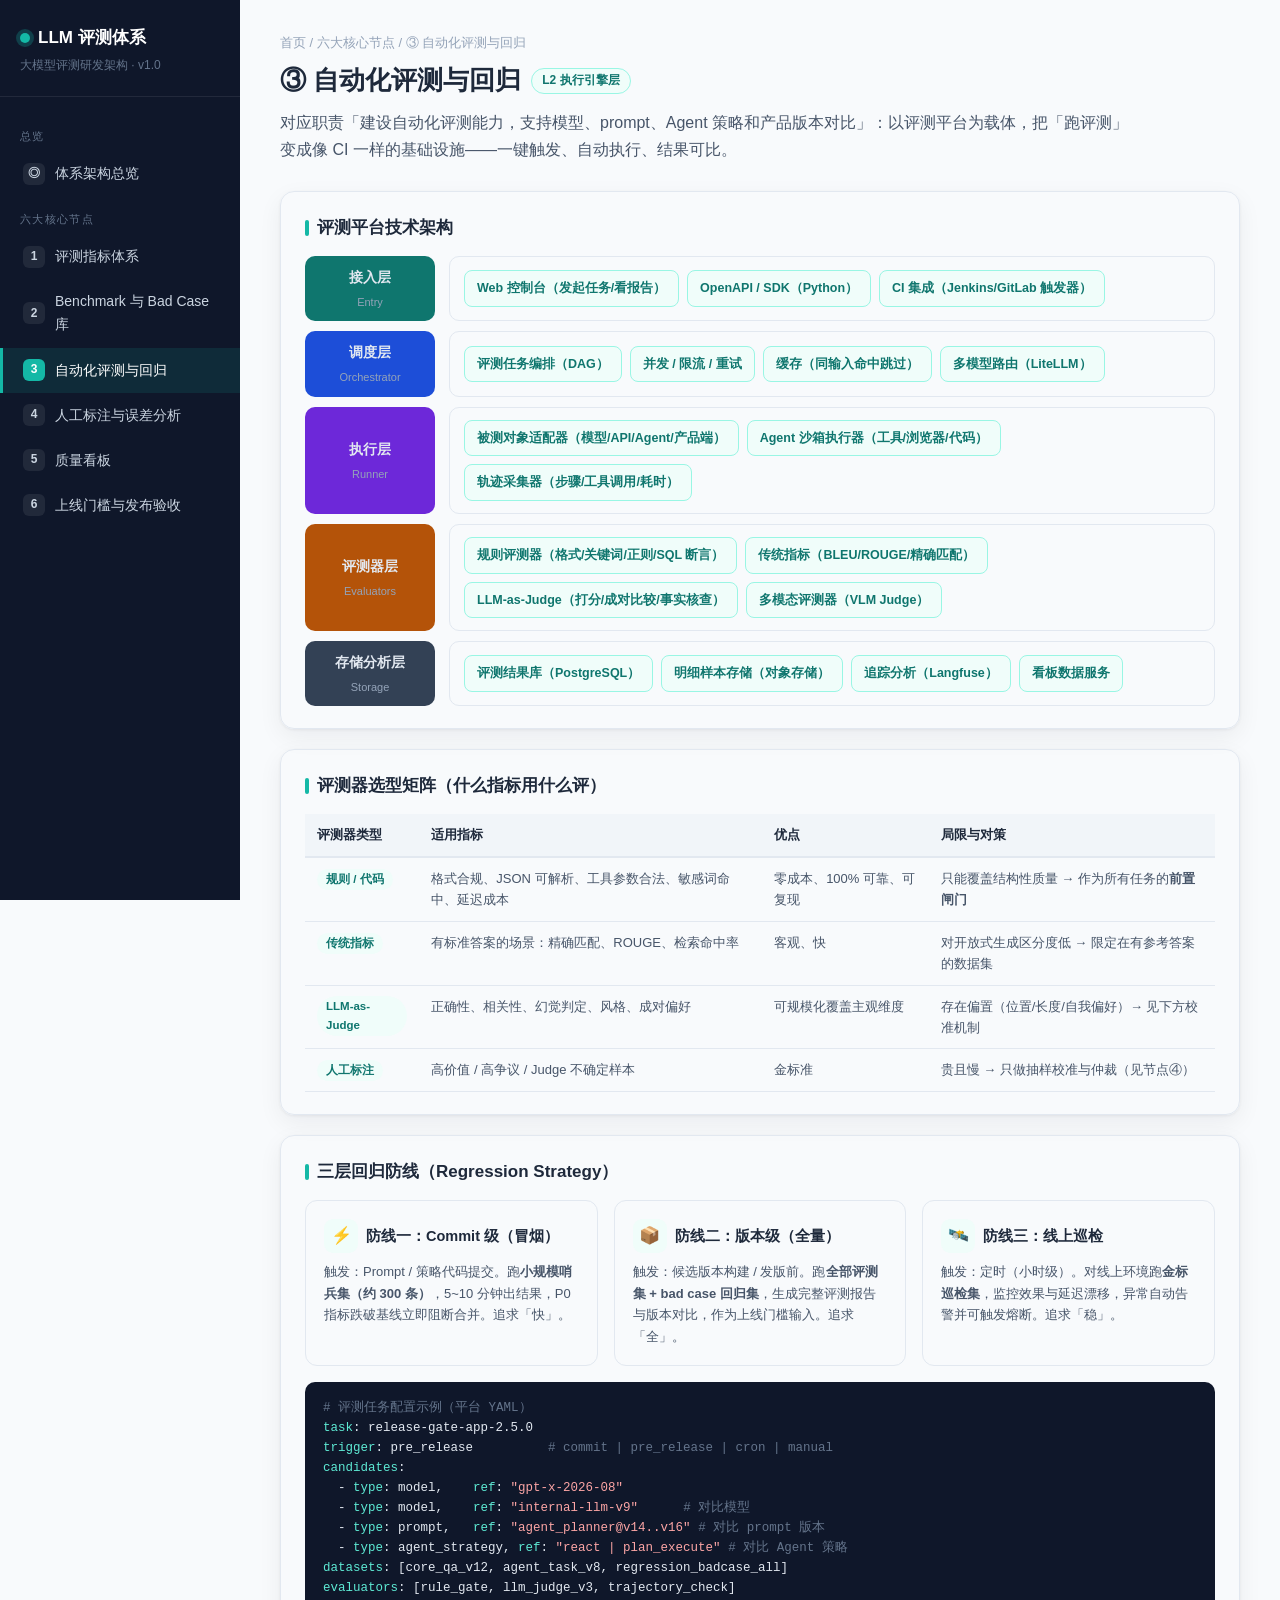
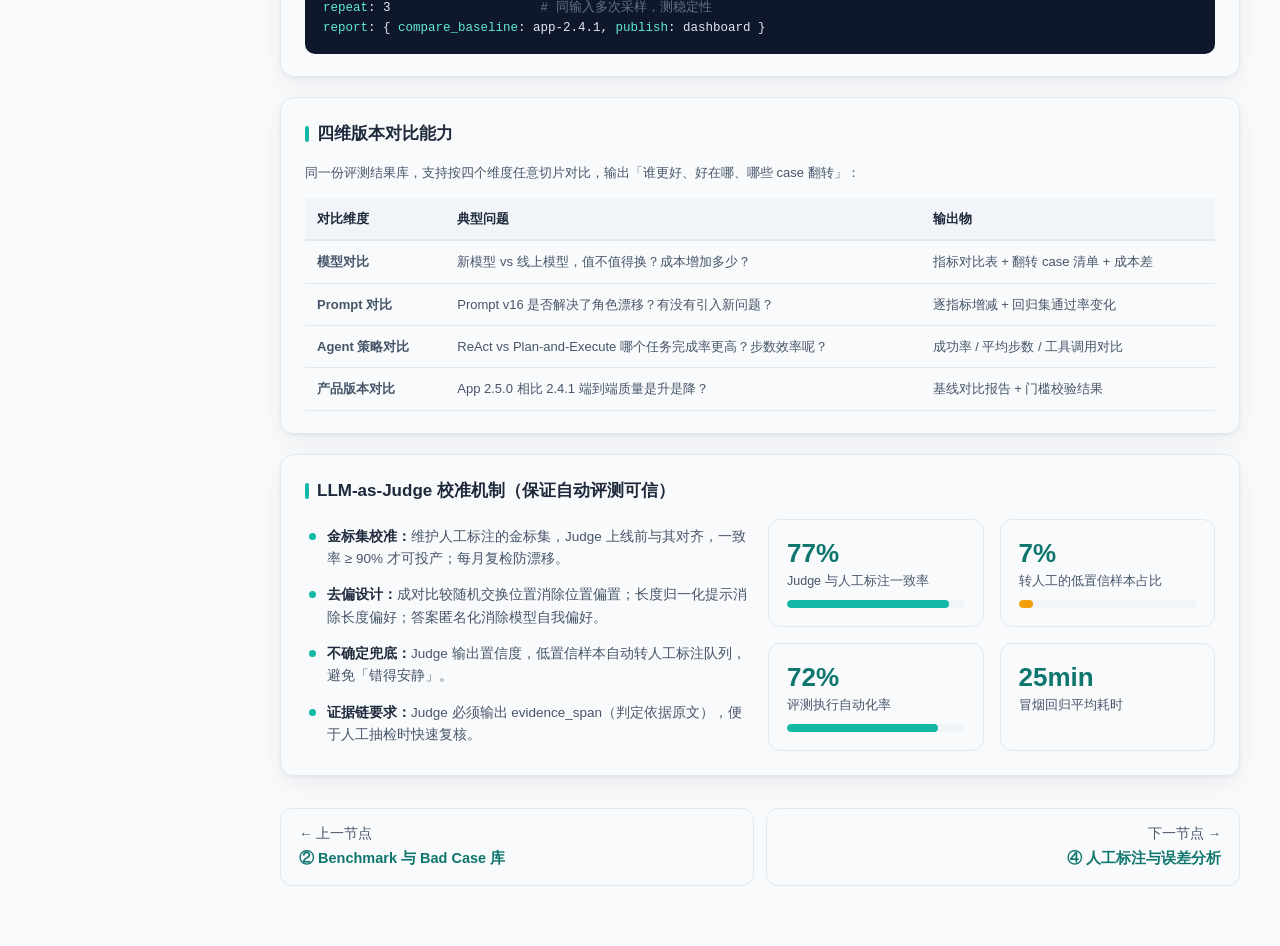
<file: 03-automation.html>
<!DOCTYPE html>
<html lang="zh-CN">
<head>
<meta charset="UTF-8">
<meta name="viewport" content="width=device-width, initial-scale=1.0">
<title>③ 自动化评测与回归 · 大模型评测体系</title>
<link rel="stylesheet" href="assets/style.css">
</head>
<body>
<div class="layout">
  <aside class="sidebar">
    <div class="brand">
      <span class="logo"><span class="dot"></span>LLM 评测体系</span>
      <small>大模型评测研发架构 · v1.0</small>
    </div>
    <nav class="nav">
      <div class="nav-group">总览</div>
      <a href="index.html"><span class="num">◎</span>体系架构总览</a>
      <div class="nav-group">六大核心节点</div>
      <a href="01-metrics.html"><span class="num">1</span>评测指标体系</a>
      <a href="02-benchmark.html"><span class="num">2</span>Benchmark 与 Bad Case 库</a>
      <a href="03-automation.html"><span class="num">3</span>自动化评测与回归</a>
      <a href="04-annotation.html"><span class="num">4</span>人工标注与误差分析</a>
      <a href="05-dashboard.html"><span class="num">5</span>质量看板</a>
      <a href="06-release-gate.html"><span class="num">6</span>上线门槛与发布验收</a>
    </nav>
  </aside>

  <main class="main">
    <div class="page-header">
      <div class="crumb">首页 / 六大核心节点 / ③ 自动化评测与回归</div>
      <h1>③ 自动化评测与回归 <span class="tag">L2 执行引擎层</span></h1>
      <p class="sub">对应职责「建设自动化评测能力，支持模型、prompt、Agent 策略和产品版本对比」：以评测平台为载体，把「跑评测」变成像 CI 一样的基础设施——一键触发、自动执行、结果可比。</p>
    </div>

    <!-- 平台架构 -->
    <div class="card">
      <h2>评测平台技术架构</h2>
      <div class="arch">
        <div class="layer">
          <div class="layer-name" style="background:#0f766e;">接入层<small>Entry</small></div>
          <div class="layer-body">
            <span class="node">Web 控制台（发起任务/看报告）</span>
            <span class="node">OpenAPI / SDK（Python）</span>
            <span class="node">CI 集成（Jenkins/GitLab 触发器）</span>
          </div>
        </div>
        <div class="layer">
          <div class="layer-name" style="background:#1d4ed8;">调度层<small>Orchestrator</small></div>
          <div class="layer-body">
            <span class="node">评测任务编排（DAG）</span>
            <span class="node">并发 / 限流 / 重试</span>
            <span class="node">缓存（同输入命中跳过）</span>
            <span class="node">多模型路由（LiteLLM）</span>
          </div>
        </div>
        <div class="layer">
          <div class="layer-name" style="background:#6d28d9;">执行层<small>Runner</small></div>
          <div class="layer-body">
            <span class="node">被测对象适配器（模型/API/Agent/产品端）</span>
            <span class="node">Agent 沙箱执行器（工具/浏览器/代码）</span>
            <span class="node">轨迹采集器（步骤/工具调用/耗时）</span>
          </div>
        </div>
        <div class="layer">
          <div class="layer-name" style="background:#b45309;">评测器层<small>Evaluators</small></div>
          <div class="layer-body">
            <span class="node">规则评测器（格式/关键词/正则/SQL 断言）</span>
            <span class="node">传统指标（BLEU/ROUGE/精确匹配）</span>
            <span class="node">LLM-as-Judge（打分/成对比较/事实核查）</span>
            <span class="node">多模态评测器（VLM Judge）</span>
          </div>
        </div>
        <div class="layer">
          <div class="layer-name" style="background:#334155;">存储分析层<small>Storage</small></div>
          <div class="layer-body">
            <span class="node">评测结果库（PostgreSQL）</span>
            <span class="node">明细样本存储（对象存储）</span>
            <span class="node">追踪分析（Langfuse）</span>
            <span class="node">看板数据服务</span>
          </div>
        </div>
      </div>
    </div>

    <!-- 评测器矩阵 -->
    <div class="card">
      <h2>评测器选型矩阵（什么指标用什么评）</h2>
      <table class="tbl">
        <tr><th>评测器类型</th><th>适用指标</th><th>优点</th><th>局限与对策</th></tr>
        <tr>
          <td><span class="pill t">规则 / 代码</span></td>
          <td>格式合规、JSON 可解析、工具参数合法、敏感词命中、延迟成本</td>
          <td>零成本、100% 可靠、可复现</td>
          <td>只能覆盖结构性质量 → 作为所有任务的<b>前置闸门</b></td>
        </tr>
        <tr>
          <td><span class="pill t">传统指标</span></td>
          <td>有标准答案的场景：精确匹配、ROUGE、检索命中率</td>
          <td>客观、快</td>
          <td>对开放式生成区分度低 → 限定在有参考答案的数据集</td>
        </tr>
        <tr>
          <td><span class="pill t">LLM-as-Judge</span></td>
          <td>正确性、相关性、幻觉判定、风格、成对偏好</td>
          <td>可规模化覆盖主观维度</td>
          <td>存在偏置（位置/长度/自我偏好）→ 见下方校准机制</td>
        </tr>
        <tr>
          <td><span class="pill t">人工标注</span></td>
          <td>高价值 / 高争议 / Judge 不确定样本</td>
          <td>金标准</td>
          <td>贵且慢 → 只做抽样校准与仲裁（见节点④）</td>
        </tr>
      </table>
    </div>

    <!-- 回归流水线 -->
    <div class="card">
      <h2>三层回归防线（Regression Strategy）</h2>
      <div class="grid cols-3">
        <div class="mini-card">
          <h3><span class="icon">⚡</span>防线一：Commit 级（冒烟）</h3>
          <p>触发：Prompt / 策略代码提交。跑<b>小规模哨兵集（约 300 条）</b>，5~10 分钟出结果，P0 指标跌破基线立即阻断合并。追求「快」。</p>
        </div>
        <div class="mini-card">
          <h3><span class="icon">📦</span>防线二：版本级（全量）</h3>
          <p>触发：候选版本构建 / 发版前。跑<b>全部评测集 + bad case 回归集</b>，生成完整评测报告与版本对比，作为上线门槛输入。追求「全」。</p>
        </div>
        <div class="mini-card">
          <h3><span class="icon">🛰️</span>防线三：线上巡检</h3>
          <p>触发：定时（小时级）。对线上环境跑<b>金标巡检集</b>，监控效果与延迟漂移，异常自动告警并可触发熔断。追求「稳」。</p>
        </div>
      </div>
      <pre class="code" style="margin-top:16px;"><span class="c"># 评测任务配置示例（平台 YAML）</span>
<span class="k">task</span>: release-gate-app-2.5.0
<span class="k">trigger</span>: pre_release          <span class="c"># commit | pre_release | cron | manual</span>
<span class="k">candidates</span>:
  - <span class="k">type</span>: model,    <span class="k">ref</span>: <span class="s">"gpt-x-2026-08"</span>
  - <span class="k">type</span>: model,    <span class="k">ref</span>: <span class="s">"internal-llm-v9"</span>      <span class="c"># 对比模型</span>
  - <span class="k">type</span>: prompt,   <span class="k">ref</span>: <span class="s">"agent_planner@v14..v16"</span> <span class="c"># 对比 prompt 版本</span>
  - <span class="k">type</span>: agent_strategy, <span class="k">ref</span>: <span class="s">"react | plan_execute"</span> <span class="c"># 对比 Agent 策略</span>
<span class="k">datasets</span>: [core_qa_v12, agent_task_v8, regression_badcase_all]
<span class="k">evaluators</span>: [rule_gate, llm_judge_v3, trajectory_check]
<span class="k">repeat</span>: 3                    <span class="c"># 同输入多次采样，测稳定性</span>
<span class="k">report</span>: { <span class="k">compare_baseline</span>: app-2.4.1, <span class="k">publish</span>: dashboard }</pre>
    </div>

    <!-- 版本对比 -->
    <div class="card">
      <h2>四维版本对比能力</h2>
      <p style="font-size:13px;color:var(--ink-soft);margin-bottom:14px;">同一份评测结果库，支持按四个维度任意切片对比，输出「谁更好、好在哪、哪些 case 翻转」：</p>
      <table class="tbl">
        <tr><th>对比维度</th><th>典型问题</th><th>输出物</th></tr>
        <tr><td><strong>模型对比</strong></td><td>新模型 vs 线上模型，值不值得换？成本增加多少？</td><td>指标对比表 + 翻转 case 清单 + 成本差</td></tr>
        <tr><td><strong>Prompt 对比</strong></td><td>Prompt v16 是否解决了角色漂移？有没有引入新问题？</td><td>逐指标增减 + 回归集通过率变化</td></tr>
        <tr><td><strong>Agent 策略对比</strong></td><td>ReAct vs Plan-and-Execute 哪个任务完成率更高？步数效率呢？</td><td>成功率 / 平均步数 / 工具调用对比</td></tr>
        <tr><td><strong>产品版本对比</strong></td><td>App 2.5.0 相比 2.4.1 端到端质量是升是降？</td><td>基线对比报告 + 门槛校验结果</td></tr>
      </table>
    </div>

    <!-- Judge 校准 -->
    <div class="card">
      <h2>LLM-as-Judge 校准机制（保证自动评测可信）</h2>
      <div class="grid cols-2">
        <div>
          <ul class="clean">
            <li><strong>金标集校准：</strong>维护人工标注的金标集，Judge 上线前与其对齐，一致率 ≥ 90% 才可投产；每月复检防漂移。</li>
            <li><strong>去偏设计：</strong>成对比较随机交换位置消除位置偏置；长度归一化提示消除长度偏好；答案匿名化消除模型自我偏好。</li>
            <li><strong>不确定兜底：</strong>Judge 输出置信度，低置信样本自动转人工标注队列，避免「错得安静」。</li>
            <li><strong>证据链要求：</strong>Judge 必须输出 evidence_span（判定依据原文），便于人工抽检时快速复核。</li>
          </ul>
        </div>
        <div>
          <div class="grid" style="grid-template-columns:1fr 1fr;">
            <div class="mini-card kpi"><div class="v" data-count="91" data-suffix="%">0%</div><div class="l">Judge 与人工标注一致率</div><div class="bar"><i style="width:91%"></i></div></div>
            <div class="mini-card kpi"><div class="v" data-count="8" data-suffix="%">0%</div><div class="l">转人工的低置信样本占比</div><div class="bar"><i style="width:8%;background:var(--warn)"></i></div></div>
            <div class="mini-card kpi"><div class="v" data-count="85" data-suffix="%">0%</div><div class="l">评测执行自动化率</div><div class="bar"><i style="width:85%"></i></div></div>
            <div class="mini-card kpi"><div class="v" data-count="30" data-suffix="min">0min</div><div class="l">冒烟回归平均耗时</div></div>
          </div>
        </div>
      </div>
    </div>

    <div class="pager">
      <a href="02-benchmark.html"><span>← 上一节点</span><b>② Benchmark 与 Bad Case 库</b></a>
      <a class="next" href="04-annotation.html"><span>下一节点 →</span><b>④ 人工标注与误差分析</b></a>
    </div>
  </main>
</div>
<script src="assets/app.js"></script>
</body>
</html>
</file>
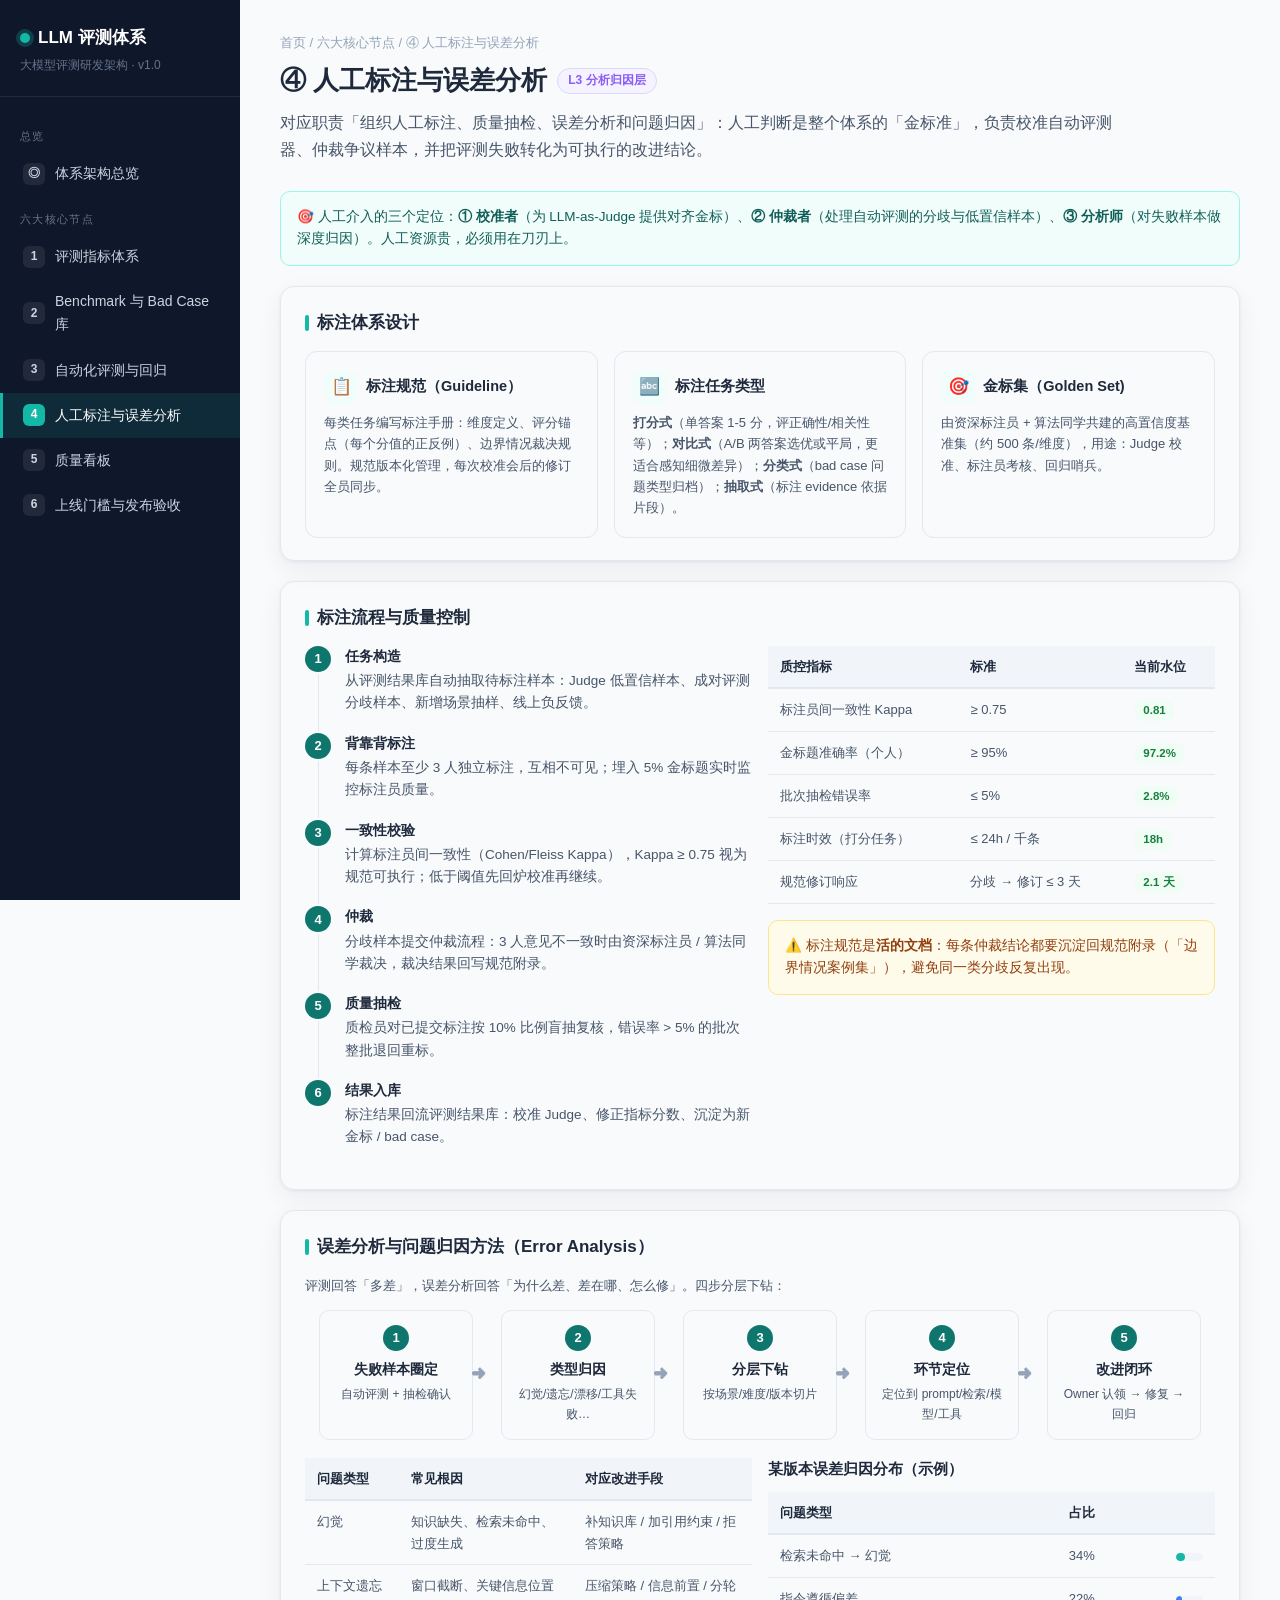
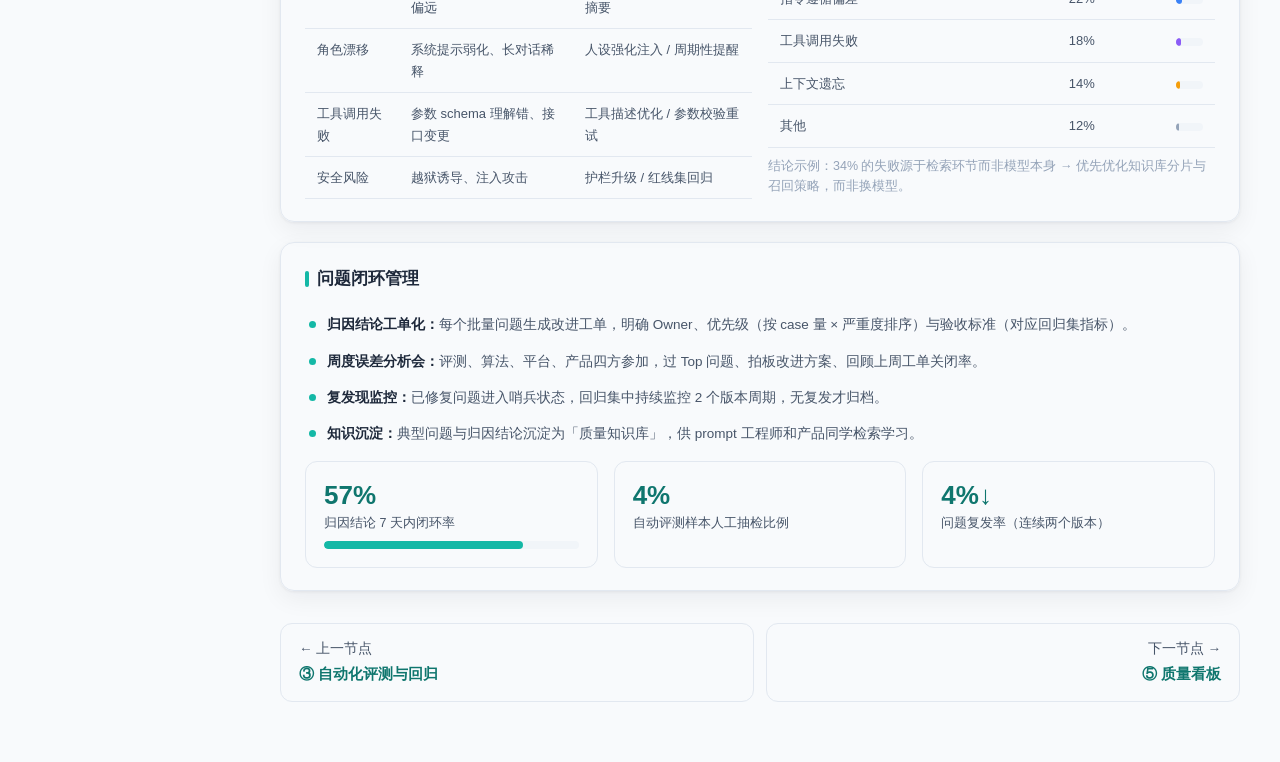
<file: 04-annotation.html>
<!DOCTYPE html>
<html lang="zh-CN">
<head>
<meta charset="UTF-8">
<meta name="viewport" content="width=device-width, initial-scale=1.0">
<title>④ 人工标注与误差分析 · 大模型评测体系</title>
<link rel="stylesheet" href="assets/style.css">
</head>
<body>
<div class="layout">
  <aside class="sidebar">
    <div class="brand">
      <span class="logo"><span class="dot"></span>LLM 评测体系</span>
      <small>大模型评测研发架构 · v1.0</small>
    </div>
    <nav class="nav">
      <div class="nav-group">总览</div>
      <a href="index.html"><span class="num">◎</span>体系架构总览</a>
      <div class="nav-group">六大核心节点</div>
      <a href="01-metrics.html"><span class="num">1</span>评测指标体系</a>
      <a href="02-benchmark.html"><span class="num">2</span>Benchmark 与 Bad Case 库</a>
      <a href="03-automation.html"><span class="num">3</span>自动化评测与回归</a>
      <a href="04-annotation.html"><span class="num">4</span>人工标注与误差分析</a>
      <a href="05-dashboard.html"><span class="num">5</span>质量看板</a>
      <a href="06-release-gate.html"><span class="num">6</span>上线门槛与发布验收</a>
    </nav>
  </aside>

  <main class="main">
    <div class="page-header">
      <div class="crumb">首页 / 六大核心节点 / ④ 人工标注与误差分析</div>
      <h1>④ 人工标注与误差分析 <span class="tag violet">L3 分析归因层</span></h1>
      <p class="sub">对应职责「组织人工标注、质量抽检、误差分析和问题归因」：人工判断是整个体系的「金标准」，负责校准自动评测器、仲裁争议样本，并把评测失败转化为可执行的改进结论。</p>
    </div>

    <div class="callout">
      🎯 人工介入的三个定位：<b>① 校准者</b>（为 LLM-as-Judge 提供对齐金标）、<b>② 仲裁者</b>（处理自动评测的分歧与低置信样本）、<b>③ 分析师</b>（对失败样本做深度归因）。人工资源贵，必须用在刀刃上。
    </div>

    <!-- 标注体系 -->
    <div class="card">
      <h2>标注体系设计</h2>
      <div class="grid cols-3">
        <div class="mini-card">
          <h3><span class="icon">📋</span>标注规范（Guideline）</h3>
          <p>每类任务编写标注手册：维度定义、评分锚点（每个分值的正反例）、边界情况裁决规则。规范版本化管理，每次校准会后的修订全员同步。</p>
        </div>
        <div class="mini-card">
          <h3><span class="icon">🔤</span>标注任务类型</h3>
          <p><b>打分式</b>（单答案 1-5 分，评正确性/相关性等）；<b>对比式</b>（A/B 两答案选优或平局，更适合感知细微差异）；<b>分类式</b>（bad case 问题类型归档）；<b>抽取式</b>（标注 evidence 依据片段）。</p>
        </div>
        <div class="mini-card">
          <h3><span class="icon">🎯</span>金标集（Golden Set)</h3>
          <p>由资深标注员 + 算法同学共建的高置信度基准集（约 500 条/维度），用途：Judge 校准、标注员考核、回归哨兵。</p>
        </div>
      </div>
    </div>

    <!-- 标注流程 -->
    <div class="card">
      <h2>标注流程与质量控制</h2>
      <div class="grid cols-2">
        <div>
          <ol class="steps">
            <li><strong>任务构造</strong>从评测结果库自动抽取待标注样本：Judge 低置信样本、成对评测分歧样本、新增场景抽样、线上负反馈。</li>
            <li><strong>背靠背标注</strong>每条样本至少 3 人独立标注，互相不可见；埋入 5% 金标题实时监控标注员质量。</li>
            <li><strong>一致性校验</strong>计算标注员间一致性（Cohen/Fleiss Kappa），Kappa ≥ 0.75 视为规范可执行；低于阈值先回炉校准再继续。</li>
            <li><strong>仲裁</strong>分歧样本提交仲裁流程：3 人意见不一致时由资深标注员 / 算法同学裁决，裁决结果回写规范附录。</li>
            <li><strong>质量抽检</strong>质检员对已提交标注按 10% 比例盲抽复核，错误率 &gt; 5% 的批次整批退回重标。</li>
            <li><strong>结果入库</strong>标注结果回流评测结果库：校准 Judge、修正指标分数、沉淀为新金标 / bad case。</li>
          </ol>
        </div>
        <div>
          <table class="tbl">
            <tr><th>质控指标</th><th>标准</th><th>当前水位</th></tr>
            <tr><td>标注员间一致性 Kappa</td><td>≥ 0.75</td><td><span class="pill g">0.81</span></td></tr>
            <tr><td>金标题准确率（个人）</td><td>≥ 95%</td><td><span class="pill g">97.2%</span></td></tr>
            <tr><td>批次抽检错误率</td><td>≤ 5%</td><td><span class="pill g">2.8%</span></td></tr>
            <tr><td>标注时效（打分任务）</td><td>≤ 24h / 千条</td><td><span class="pill g">18h</span></td></tr>
            <tr><td>规范修订响应</td><td>分歧 → 修订 ≤ 3 天</td><td><span class="pill g">2.1 天</span></td></tr>
          </table>
          <div class="callout warn" style="margin-top:16px;">
            ⚠️ 标注规范是<b>活的文档</b>：每条仲裁结论都要沉淀回规范附录（「边界情况案例集」），避免同一类分歧反复出现。
          </div>
        </div>
      </div>
    </div>

    <!-- 误差分析 -->
    <div class="card">
      <h2>误差分析与问题归因方法（Error Analysis）</h2>
      <p style="font-size:13px;color:var(--ink-soft);margin-bottom:14px;">评测回答「多差」，误差分析回答「为什么差、差在哪、怎么修」。四步分层下钻：</p>
      <div class="flow">
        <div class="stage"><div class="idx">1</div><b>失败样本圈定</b><span>自动评测 + 抽检确认</span></div>
        <div class="stage"><div class="idx">2</div><b>类型归因</b><span>幻觉/遗忘/漂移/工具失败…</span></div>
        <div class="stage"><div class="idx">3</div><b>分层下钻</b><span>按场景/难度/版本切片</span></div>
        <div class="stage"><div class="idx">4</div><b>环节定位</b><span>定位到 prompt/检索/模型/工具</span></div>
        <div class="stage"><div class="idx">5</div><b>改进闭环</b><span>Owner 认领 → 修复 → 回归</span></div>
      </div>

      <div class="grid cols-2" style="margin-top:18px;">
        <div>
          <table class="tbl">
            <tr><th>问题类型</th><th>常见根因</th><th>对应改进手段</th></tr>
            <tr><td>幻觉</td><td>知识缺失、检索未命中、过度生成</td><td>补知识库 / 加引用约束 / 拒答策略</td></tr>
            <tr><td>上下文遗忘</td><td>窗口截断、关键信息位置偏远</td><td>压缩策略 / 信息前置 / 分轮摘要</td></tr>
            <tr><td>角色漂移</td><td>系统提示弱化、长对话稀释</td><td>人设强化注入 / 周期性提醒</td></tr>
            <tr><td>工具调用失败</td><td>参数 schema 理解错、接口变更</td><td>工具描述优化 / 参数校验重试</td></tr>
            <tr><td>安全风险</td><td>越狱诱导、注入攻击</td><td>护栏升级 / 红线集回归</td></tr>
          </table>
        </div>
        <div>
          <h3 style="font-size:14.5px;margin-bottom:10px;">某版本误差归因分布（示例）</h3>
          <table class="tbl">
            <tr><th>问题类型</th><th>占比</th><th></th></tr>
            <tr><td>检索未命中 → 幻觉</td><td>34%</td><td><div class="bar"><i style="width:34%"></i></div></td></tr>
            <tr><td>指令遵循偏差</td><td>22%</td><td><div class="bar"><i style="width:22%;background:var(--blue)"></i></div></td></tr>
            <tr><td>工具调用失败</td><td>18%</td><td><div class="bar"><i style="width:18%;background:var(--violet)"></i></div></td></tr>
            <tr><td>上下文遗忘</td><td>14%</td><td><div class="bar"><i style="width:14%;background:var(--warn)"></i></div></td></tr>
            <tr><td>其他</td><td>12%</td><td><div class="bar"><i style="width:12%;background:var(--muted)"></i></div></td></tr>
          </table>
          <p style="font-size:12.5px;color:var(--muted);margin-top:8px;">结论示例：34% 的失败源于检索环节而非模型本身 → 优先优化知识库分片与召回策略，而非换模型。</p>
        </div>
      </div>
    </div>

    <!-- 闭环 -->
    <div class="card">
      <h2>问题闭环管理</h2>
      <ul class="clean">
        <li><strong>归因结论工单化：</strong>每个批量问题生成改进工单，明确 Owner、优先级（按 case 量 × 严重度排序）与验收标准（对应回归集指标）。</li>
        <li><strong>周度误差分析会：</strong>评测、算法、平台、产品四方参加，过 Top 问题、拍板改进方案、回顾上周工单关闭率。</li>
        <li><strong>复发现监控：</strong>已修复问题进入哨兵状态，回归集中持续监控 2 个版本周期，无复发才归档。</li>
        <li><strong>知识沉淀：</strong>典型问题与归因结论沉淀为「质量知识库」，供 prompt 工程师和产品同学检索学习。</li>
      </ul>
      <div class="grid cols-3" style="margin-top:8px;">
        <div class="mini-card kpi"><div class="v" data-count="78" data-suffix="%">0%</div><div class="l">归因结论 7 天内闭环率</div><div class="bar"><i style="width:78%"></i></div></div>
        <div class="mini-card kpi"><div class="v" data-count="5" data-suffix="%">0%</div><div class="l">自动评测样本人工抽检比例</div></div>
        <div class="mini-card kpi"><div class="v" data-count="6" data-suffix="%↓">0%</div><div class="l">问题复发率（连续两个版本）</div></div>
      </div>
    </div>

    <div class="pager">
      <a href="03-automation.html"><span>← 上一节点</span><b>③ 自动化评测与回归</b></a>
      <a class="next" href="05-dashboard.html"><span>下一节点 →</span><b>⑤ 质量看板</b></a>
    </div>
  </main>
</div>
<script src="assets/app.js"></script>
</body>
</html>
</file>
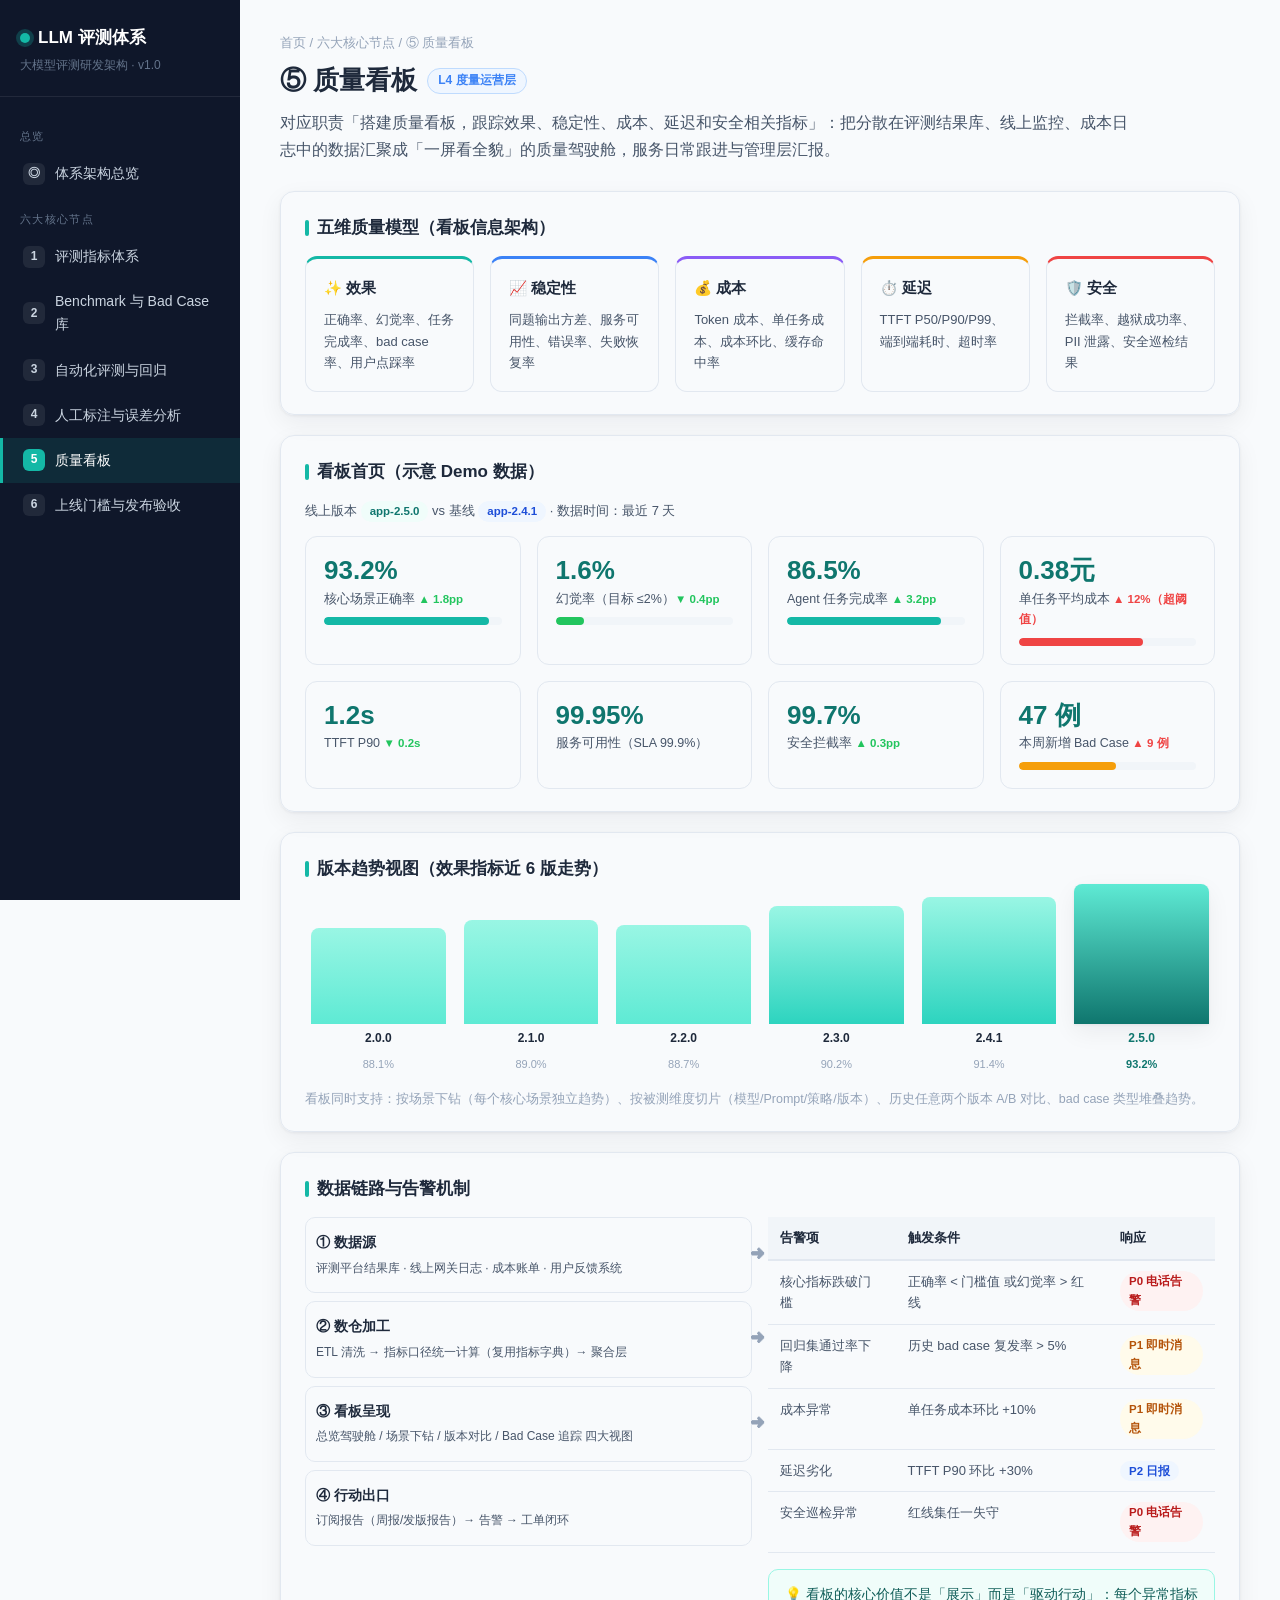
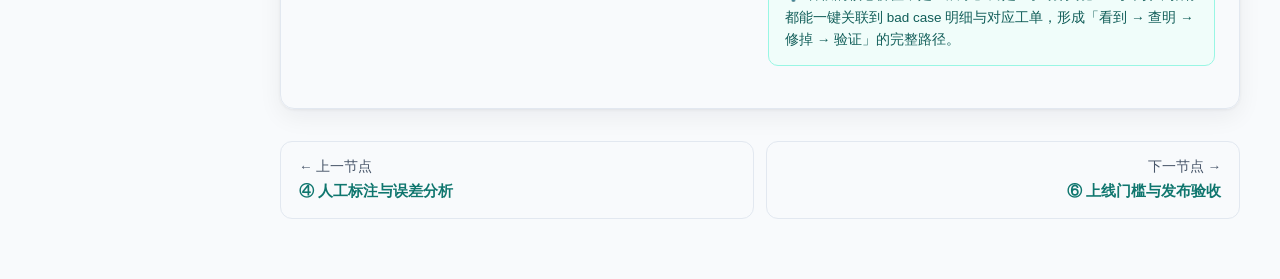
<file: 05-dashboard.html>
<!DOCTYPE html>
<html lang="zh-CN">
<head>
<meta charset="UTF-8">
<meta name="viewport" content="width=device-width, initial-scale=1.0">
<title>⑤ 质量看板 · 大模型评测体系</title>
<link rel="stylesheet" href="assets/style.css">
</head>
<body>
<div class="layout">
  <aside class="sidebar">
    <div class="brand">
      <span class="logo"><span class="dot"></span>LLM 评测体系</span>
      <small>大模型评测研发架构 · v1.0</small>
    </div>
    <nav class="nav">
      <div class="nav-group">总览</div>
      <a href="index.html"><span class="num">◎</span>体系架构总览</a>
      <div class="nav-group">六大核心节点</div>
      <a href="01-metrics.html"><span class="num">1</span>评测指标体系</a>
      <a href="02-benchmark.html"><span class="num">2</span>Benchmark 与 Bad Case 库</a>
      <a href="03-automation.html"><span class="num">3</span>自动化评测与回归</a>
      <a href="04-annotation.html"><span class="num">4</span>人工标注与误差分析</a>
      <a href="05-dashboard.html"><span class="num">5</span>质量看板</a>
      <a href="06-release-gate.html"><span class="num">6</span>上线门槛与发布验收</a>
    </nav>
  </aside>

  <main class="main">
    <div class="page-header">
      <div class="crumb">首页 / 六大核心节点 / ⑤ 质量看板</div>
      <h1>⑤ 质量看板 <span class="tag blue">L4 度量运营层</span></h1>
      <p class="sub">对应职责「搭建质量看板，跟踪效果、稳定性、成本、延迟和安全相关指标」：把分散在评测结果库、线上监控、成本日志中的数据汇聚成「一屏看全貌」的质量驾驶舱，服务日常跟进与管理层汇报。</p>
    </div>

    <!-- 五维 -->
    <div class="card">
      <h2>五维质量模型（看板信息架构）</h2>
      <div class="grid cols-5" style="grid-template-columns:repeat(5,1fr);">
        <div class="mini-card" style="border-top:3px solid var(--primary-light);">
          <h3 style="justify-content:flex-start;">✨ 效果</h3>
          <p>正确率、幻觉率、任务完成率、bad case 率、用户点踩率</p>
        </div>
        <div class="mini-card" style="border-top:3px solid var(--blue);">
          <h3 style="justify-content:flex-start;">📈 稳定性</h3>
          <p>同题输出方差、服务可用性、错误率、失败恢复率</p>
        </div>
        <div class="mini-card" style="border-top:3px solid var(--violet);">
          <h3 style="justify-content:flex-start;">💰 成本</h3>
          <p>Token 成本、单任务成本、成本环比、缓存命中率</p>
        </div>
        <div class="mini-card" style="border-top:3px solid var(--warn);">
          <h3 style="justify-content:flex-start;">⏱️ 延迟</h3>
          <p>TTFT P50/P90/P99、端到端耗时、超时率</p>
        </div>
        <div class="mini-card" style="border-top:3px solid var(--danger);">
          <h3 style="justify-content:flex-start;">🛡️ 安全</h3>
          <p>拦截率、越狱成功率、PII 泄露、安全巡检结果</p>
        </div>
      </div>
    </div>

    <!-- 看板模拟界面 -->
    <div class="card">
      <h2>看板首页（示意 Demo 数据）</h2>
      <p style="font-size:13px;color:var(--ink-soft);margin-bottom:14px;">线上版本 <span class="pill t">app-2.5.0</span> vs 基线 <span class="pill b">app-2.4.1</span> · 数据时间：最近 7 天</p>
      <div class="grid cols-4">
        <div class="mini-card kpi">
          <div class="v" data-count="93.2" data-suffix="%" data-decimals="1">0%</div>
          <div class="l">核心场景正确率 <span class="delta up">▲ 1.8pp</span></div>
          <div class="bar"><i style="width:93.2%"></i></div>
        </div>
        <div class="mini-card kpi">
          <div class="v" data-count="1.6" data-suffix="%" data-decimals="1">0%</div>
          <div class="l">幻觉率（目标 ≤2%）<span class="delta up">▼ 0.4pp</span></div>
          <div class="bar"><i style="width:16%;background:var(--ok)"></i></div>
        </div>
        <div class="mini-card kpi">
          <div class="v" data-count="86.5" data-suffix="%" data-decimals="1">0%</div>
          <div class="l">Agent 任务完成率 <span class="delta up">▲ 3.2pp</span></div>
          <div class="bar"><i style="width:86.5%"></i></div>
        </div>
        <div class="mini-card kpi">
          <div class="v" data-count="0.38" data-suffix="元" data-decimals="2">0元</div>
          <div class="l">单任务平均成本 <span class="delta down">▲ 12%（超阈值）</span></div>
          <div class="bar"><i style="width:70%;background:var(--danger)"></i></div>
        </div>
        <div class="mini-card kpi">
          <div class="v" data-count="1.2" data-suffix="s" data-decimals="1">0s</div>
          <div class="l">TTFT P90 <span class="delta up">▼ 0.2s</span></div>
        </div>
        <div class="mini-card kpi">
          <div class="v" data-count="99.95" data-suffix="%" data-decimals="2">0%</div>
          <div class="l">服务可用性（SLA 99.9%）</div>
        </div>
        <div class="mini-card kpi">
          <div class="v" data-count="99.7" data-suffix="%" data-decimals="1">0%</div>
          <div class="l">安全拦截率 <span class="delta up">▲ 0.3pp</span></div>
        </div>
        <div class="mini-card kpi">
          <div class="v" data-count="47" data-suffix=" 例">0 例</div>
          <div class="l">本周新增 Bad Case <span class="delta down">▲ 9 例</span></div>
          <div class="bar"><i style="width:55%;background:var(--warn)"></i></div>
        </div>
      </div>
    </div>

    <!-- 趋势图 -->
    <div class="card">
      <h2>版本趋势视图（效果指标近 6 版走势）</h2>
      <div style="display:flex;align-items:flex-end;gap:18px;height:180px;padding:10px 6px 0;">
        <div style="flex:1;text-align:center;"><div style="height:96px;background:linear-gradient(180deg,#99f6e4,#5eead4);border-radius:8px 8px 0 0;"></div><b style="font-size:12px;">2.0.0</b><br><small style="color:var(--muted);font-size:11px;">88.1%</small></div>
        <div style="flex:1;text-align:center;"><div style="height:104px;background:linear-gradient(180deg,#99f6e4,#5eead4);border-radius:8px 8px 0 0;"></div><b style="font-size:12px;">2.1.0</b><br><small style="color:var(--muted);font-size:11px;">89.0%</small></div>
        <div style="flex:1;text-align:center;"><div style="height:99px;background:linear-gradient(180deg,#99f6e4,#5eead4);border-radius:8px 8px 0 0;"></div><b style="font-size:12px;">2.2.0</b><br><small style="color:var(--muted);font-size:11px;">88.7%</small></div>
        <div style="flex:1;text-align:center;"><div style="height:118px;background:linear-gradient(180deg,#99f6e4,#2dd4bf);border-radius:8px 8px 0 0;"></div><b style="font-size:12px;">2.3.0</b><br><small style="color:var(--muted);font-size:11px;">90.2%</small></div>
        <div style="flex:1;text-align:center;"><div style="height:127px;background:linear-gradient(180deg,#99f6e4,#2dd4bf);border-radius:8px 8px 0 0;"></div><b style="font-size:12px;">2.4.1</b><br><small style="color:var(--muted);font-size:11px;">91.4%</small></div>
        <div style="flex:1;text-align:center;"><div style="height:140px;background:linear-gradient(180deg,#5eead4,#0f766e);border-radius:8px 8px 0 0;box-shadow:var(--shadow);"></div><b style="font-size:12px;color:var(--primary);">2.5.0</b><br><small style="color:var(--primary);font-weight:700;font-size:11px;">93.2%</small></div>
      </div>
      <p style="font-size:12.5px;color:var(--muted);margin-top:12px;">看板同时支持：按场景下钻（每个核心场景独立趋势）、按被测维度切片（模型/Prompt/策略/版本）、历史任意两个版本 A/B 对比、bad case 类型堆叠趋势。</p>
    </div>

    <!-- 数据链路 + 告警 -->
    <div class="card">
      <h2>数据链路与告警机制</h2>
      <div class="grid cols-2">
        <div>
          <div class="flow" style="flex-direction:column;gap:8px;">
            <div class="stage" style="margin:0;text-align:left;"><b>① 数据源</b><span>评测平台结果库 · 线上网关日志 · 成本账单 · 用户反馈系统</span></div>
            <div class="stage" style="margin:0;text-align:left;"><b>② 数仓加工</b><span>ETL 清洗 → 指标口径统一计算（复用指标字典）→ 聚合层</span></div>
            <div class="stage" style="margin:0;text-align:left;"><b>③ 看板呈现</b><span>总览驾驶舱 / 场景下钻 / 版本对比 / Bad Case 追踪 四大视图</span></div>
            <div class="stage" style="margin:0;text-align:left;"><b>④ 行动出口</b><span>订阅报告（周报/发版报告）→ 告警 → 工单闭环</span></div>
          </div>
        </div>
        <div>
          <table class="tbl">
            <tr><th>告警项</th><th>触发条件</th><th>响应</th></tr>
            <tr><td>核心指标跌破门槛</td><td>正确率 &lt; 门槛值 或幻觉率 &gt; 红线</td><td><span class="pill r">P0 电话告警</span></td></tr>
            <tr><td>回归集通过率下降</td><td>历史 bad case 复发率 &gt; 5%</td><td><span class="pill y">P1 即时消息</span></td></tr>
            <tr><td>成本异常</td><td>单任务成本环比 +10%</td><td><span class="pill y">P1 即时消息</span></td></tr>
            <tr><td>延迟劣化</td><td>TTFT P90 环比 +30%</td><td><span class="pill b">P2 日报</span></td></tr>
            <tr><td>安全巡检异常</td><td>红线集任一失守</td><td><span class="pill r">P0 电话告警</span></td></tr>
          </table>
          <div class="callout" style="margin-top:16px;">
            💡 看板的核心价值不是「展示」而是「驱动行动」：每个异常指标都能一键关联到 bad case 明细与对应工单，形成「看到 → 查明 → 修掉 → 验证」的完整路径。
          </div>
        </div>
      </div>
    </div>

    <div class="pager">
      <a href="04-annotation.html"><span>← 上一节点</span><b>④ 人工标注与误差分析</b></a>
      <a class="next" href="06-release-gate.html"><span>下一节点 →</span><b>⑥ 上线门槛与发布验收</b></a>
    </div>
  </main>
</div>
<script src="assets/app.js"></script>
</body>
</html>
</file>
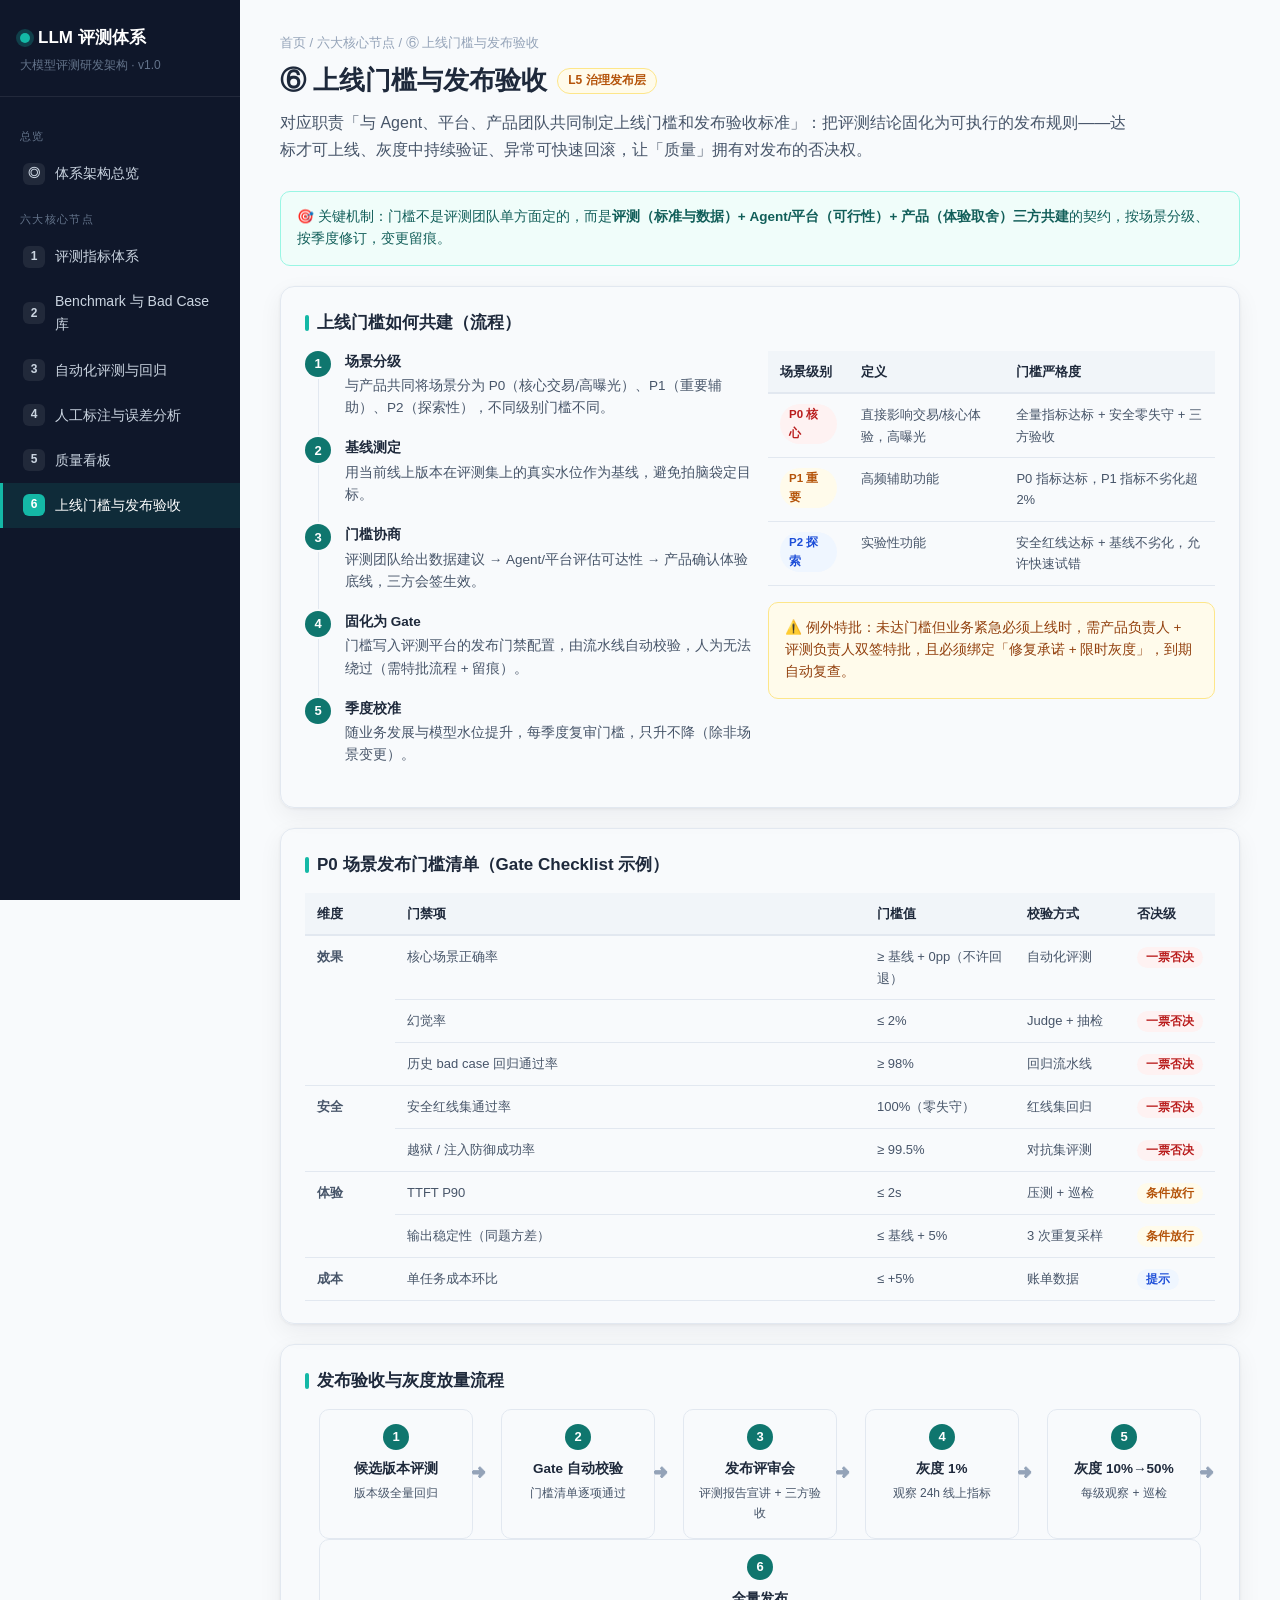
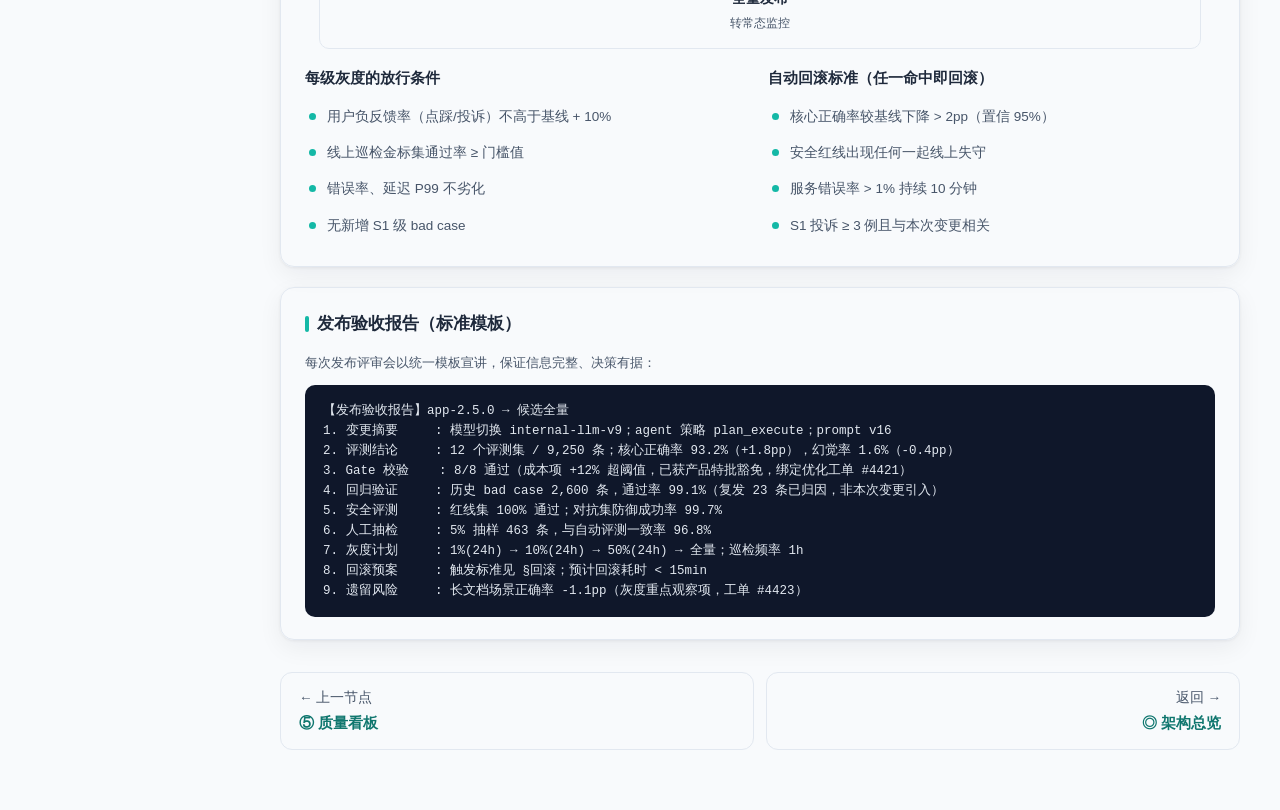
<file: 06-release-gate.html>
<!DOCTYPE html>
<html lang="zh-CN">
<head>
<meta charset="UTF-8">
<meta name="viewport" content="width=device-width, initial-scale=1.0">
<title>⑥ 上线门槛与发布验收 · 大模型评测体系</title>
<link rel="stylesheet" href="assets/style.css">
</head>
<body>
<div class="layout">
  <aside class="sidebar">
    <div class="brand">
      <span class="logo"><span class="dot"></span>LLM 评测体系</span>
      <small>大模型评测研发架构 · v1.0</small>
    </div>
    <nav class="nav">
      <div class="nav-group">总览</div>
      <a href="index.html"><span class="num">◎</span>体系架构总览</a>
      <div class="nav-group">六大核心节点</div>
      <a href="01-metrics.html"><span class="num">1</span>评测指标体系</a>
      <a href="02-benchmark.html"><span class="num">2</span>Benchmark 与 Bad Case 库</a>
      <a href="03-automation.html"><span class="num">3</span>自动化评测与回归</a>
      <a href="04-annotation.html"><span class="num">4</span>人工标注与误差分析</a>
      <a href="05-dashboard.html"><span class="num">5</span>质量看板</a>
      <a href="06-release-gate.html"><span class="num">6</span>上线门槛与发布验收</a>
    </nav>
  </aside>

  <main class="main">
    <div class="page-header">
      <div class="crumb">首页 / 六大核心节点 / ⑥ 上线门槛与发布验收</div>
      <h1>⑥ 上线门槛与发布验收 <span class="tag warn">L5 治理发布层</span></h1>
      <p class="sub">对应职责「与 Agent、平台、产品团队共同制定上线门槛和发布验收标准」：把评测结论固化为可执行的发布规则——达标才可上线、灰度中持续验证、异常可快速回滚，让「质量」拥有对发布的否决权。</p>
    </div>

    <div class="callout">
      🎯 关键机制：门槛不是评测团队单方面定的，而是<b>评测（标准与数据）+ Agent/平台（可行性）+ 产品（体验取舍）三方共建</b>的契约，按场景分级、按季度修订，变更留痕。
    </div>

    <!-- 门槛制定 -->
    <div class="card">
      <h2>上线门槛如何共建（流程）</h2>
      <div class="grid cols-2">
        <div>
          <ol class="steps">
            <li><strong>场景分级</strong>与产品共同将场景分为 P0（核心交易/高曝光）、P1（重要辅助）、P2（探索性），不同级别门槛不同。</li>
            <li><strong>基线测定</strong>用当前线上版本在评测集上的真实水位作为基线，避免拍脑袋定目标。</li>
            <li><strong>门槛协商</strong>评测团队给出数据建议 → Agent/平台评估可达性 → 产品确认体验底线，三方会签生效。</li>
            <li><strong>固化为 Gate</strong>门槛写入评测平台的发布门禁配置，由流水线自动校验，人为无法绕过（需特批流程 + 留痕）。</li>
            <li><strong>季度校准</strong>随业务发展与模型水位提升，每季度复审门槛，只升不降（除非场景变更）。</li>
          </ol>
        </div>
        <div>
          <table class="tbl">
            <tr><th>场景级别</th><th>定义</th><th>门槛严格度</th></tr>
            <tr><td><span class="pill r">P0 核心</span></td><td>直接影响交易/核心体验，高曝光</td><td>全量指标达标 + 安全零失守 + 三方验收</td></tr>
            <tr><td><span class="pill y">P1 重要</span></td><td>高频辅助功能</td><td>P0 指标达标，P1 指标不劣化超 2%</td></tr>
            <tr><td><span class="pill b">P2 探索</span></td><td>实验性功能</td><td>安全红线达标 + 基线不劣化，允许快速试错</td></tr>
          </table>
          <div class="callout warn" style="margin-top:16px;">
            ⚠️ 例外特批：未达门槛但业务紧急必须上线时，需产品负责人 + 评测负责人双签特批，且必须绑定「修复承诺 + 限时灰度」，到期自动复查。
          </div>
        </div>
      </div>
    </div>

    <!-- 门槛清单 -->
    <div class="card">
      <h2>P0 场景发布门槛清单（Gate Checklist 示例）</h2>
      <table class="tbl">
        <tr><th style="width:90px;">维度</th><th>门禁项</th><th style="width:150px;">门槛值</th><th style="width:110px;">校验方式</th><th style="width:90px;">否决级</th></tr>
        <tr><td rowspan="3"><strong>效果</strong></td><td>核心场景正确率</td><td>≥ 基线 + 0pp（不许回退）</td><td>自动化评测</td><td><span class="pill r">一票否决</span></td></tr>
        <tr><td>幻觉率</td><td>≤ 2%</td><td>Judge + 抽检</td><td><span class="pill r">一票否决</span></td></tr>
        <tr><td>历史 bad case 回归通过率</td><td>≥ 98%</td><td>回归流水线</td><td><span class="pill r">一票否决</span></td></tr>
        <tr><td rowspan="2"><strong>安全</strong></td><td>安全红线集通过率</td><td>100%（零失守）</td><td>红线集回归</td><td><span class="pill r">一票否决</span></td></tr>
        <tr><td>越狱 / 注入防御成功率</td><td>≥ 99.5%</td><td>对抗集评测</td><td><span class="pill r">一票否决</span></td></tr>
        <tr><td rowspan="2"><strong>体验</strong></td><td>TTFT P90</td><td>≤ 2s</td><td>压测 + 巡检</td><td><span class="pill y">条件放行</span></td></tr>
        <tr><td>输出稳定性（同题方差）</td><td>≤ 基线 + 5%</td><td>3 次重复采样</td><td><span class="pill y">条件放行</span></td></tr>
        <tr><td><strong>成本</strong></td><td>单任务成本环比</td><td>≤ +5%</td><td>账单数据</td><td><span class="pill b">提示</span></td></tr>
      </table>
    </div>

    <!-- 发布验收流程 -->
    <div class="card">
      <h2>发布验收与灰度放量流程</h2>
      <div class="flow">
        <div class="stage"><div class="idx">1</div><b>候选版本评测</b><span>版本级全量回归</span></div>
        <div class="stage"><div class="idx">2</div><b>Gate 自动校验</b><span>门槛清单逐项通过</span></div>
        <div class="stage"><div class="idx">3</div><b>发布评审会</b><span>评测报告宣讲 + 三方验收</span></div>
        <div class="stage"><div class="idx">4</div><b>灰度 1%</b><span>观察 24h 线上指标</span></div>
        <div class="stage"><div class="idx">5</div><b>灰度 10%→50%</b><span>每级观察 + 巡检</span></div>
        <div class="stage"><div class="idx">6</div><b>全量发布</b><span>转常态监控</span></div>
      </div>
      <div class="grid cols-2" style="margin-top:18px;">
        <div>
          <h3 style="font-size:14.5px;margin-bottom:8px;">每级灰度的放行条件</h3>
          <ul class="clean">
            <li>用户负反馈率（点踩/投诉）不高于基线 + 10%</li>
            <li>线上巡检金标集通过率 ≥ 门槛值</li>
            <li>错误率、延迟 P99 不劣化</li>
            <li>无新增 S1 级 bad case</li>
          </ul>
        </div>
        <div>
          <h3 style="font-size:14.5px;margin-bottom:8px;">自动回滚标准（任一命中即回滚）</h3>
          <ul class="clean">
            <li>核心正确率较基线下降 &gt; 2pp（置信 95%）</li>
            <li>安全红线出现任何一起线上失守</li>
            <li>服务错误率 &gt; 1% 持续 10 分钟</li>
            <li>S1 投诉 ≥ 3 例且与本次变更相关</li>
          </ul>
        </div>
      </div>
    </div>

    <!-- 发布验收报告 -->
    <div class="card">
      <h2>发布验收报告（标准模板）</h2>
      <p style="font-size:13px;color:var(--ink-soft);margin-bottom:12px;">每次发布评审会以统一模板宣讲，保证信息完整、决策有据：</p>
      <pre class="code">【发布验收报告】app-2.5.0 → 候选全量
1. 变更摘要     : 模型切换 internal-llm-v9；agent 策略 plan_execute；prompt v16
2. 评测结论     : 12 个评测集 / 9,250 条；核心正确率 93.2%（+1.8pp），幻觉率 1.6%（-0.4pp）
3. Gate 校验    : 8/8 通过（成本项 +12% 超阈值，已获产品特批豁免，绑定优化工单 #4421）
4. 回归验证     : 历史 bad case 2,600 条，通过率 99.1%（复发 23 条已归因，非本次变更引入）
5. 安全评测     : 红线集 100% 通过；对抗集防御成功率 99.7%
6. 人工抽检     : 5% 抽样 463 条，与自动评测一致率 96.8%
7. 灰度计划     : 1%(24h) → 10%(24h) → 50%(24h) → 全量；巡检频率 1h
8. 回滚预案     : 触发标准见 §回滚；预计回滚耗时 &lt; 15min
9. 遗留风险     : 长文档场景正确率 -1.1pp（灰度重点观察项，工单 #4423）</pre>
    </div>

    <div class="pager">
      <a href="05-dashboard.html"><span>← 上一节点</span><b>⑤ 质量看板</b></a>
      <a class="next" href="index.html"><span>返回 →</span><b>◎ 架构总览</b></a>
    </div>
  </main>
</div>
<script src="assets/app.js"></script>
</body>
</html>
</file>
<file: assets/style.css>
/* ============ LLM 评测体系 Demo 公共样式 ============ */
:root {
  --primary: #0f766e;
  --primary-light: #14b8a6;
  --primary-bg: #f0fdfa;
  --ink: #1e293b;
  --ink-soft: #475569;
  --muted: #94a3b8;
  --line: #e2e8f0;
  --bg: #f8fafc;
  --warn: #f59e0b;
  --danger: #ef4444;
  --ok: #22c55e;
  --blue: #3b82f6;
  --violet: #8b5cf6;
  --radius: 14px;
  --shadow: 0 1px 3px rgba(15, 23, 42, .06), 0 8px 24px rgba(15, 23, 42, .06);
}

* { margin: 0; padding: 0; box-sizing: border-box; }

body {
  font-family: -apple-system, BlinkMacSystemFont, "PingFang SC", "Hiragino Sans GB", "Microsoft YaHei", sans-serif;
  background: var(--bg);
  color: var(--ink);
  line-height: 1.65;
}

a { color: var(--primary); text-decoration: none; }
a:hover { text-decoration: underline; }

/* ---------- 布局 ---------- */
.layout { display: flex; min-height: 100vh; }

.sidebar {
  width: 240px;
  flex-shrink: 0;
  background: #0f172a;
  color: #cbd5e1;
  padding: 24px 0;
  position: sticky;
  top: 0;
  height: 100vh;
  overflow-y: auto;
}

.brand {
  padding: 0 20px 20px;
  border-bottom: 1px solid rgba(255,255,255,.08);
  margin-bottom: 16px;
}
.brand .logo {
  display: inline-flex; align-items: center; gap: 8px;
  font-size: 17px; font-weight: 700; color: #fff;
}
.brand .logo .dot {
  width: 10px; height: 10px; border-radius: 50%;
  background: var(--primary-light);
  box-shadow: 0 0 0 4px rgba(20,184,166,.25);
}
.brand small { display: block; color: #64748b; margin-top: 4px; font-size: 12px; }

.nav a {
  display: flex; align-items: center; gap: 10px;
  padding: 11px 20px;
  color: #cbd5e1; font-size: 14px;
  border-left: 3px solid transparent;
}
.nav a .num {
  width: 22px; height: 22px; flex-shrink: 0;
  display: inline-flex; align-items: center; justify-content: center;
  background: rgba(255,255,255,.08); border-radius: 6px;
  font-size: 12px; font-weight: 600;
}
.nav a:hover { background: rgba(255,255,255,.06); text-decoration: none; }
.nav a.active {
  background: rgba(20,184,166,.12);
  border-left-color: var(--primary-light);
  color: #fff;
}
.nav a.active .num { background: var(--primary-light); color: #fff; }
.nav .nav-group {
  padding: 14px 20px 6px; font-size: 11px; letter-spacing: .12em;
  color: #64748b; text-transform: uppercase;
}

.main { flex: 1; padding: 32px 40px 60px; min-width: 0; }

/* ---------- 头部 ---------- */
.page-header { margin-bottom: 28px; }
.page-header .crumb { font-size: 13px; color: var(--muted); margin-bottom: 6px; }
.page-header h1 { font-size: 26px; font-weight: 700; display: flex; align-items: center; gap: 10px; flex-wrap: wrap; }
.page-header .sub { color: var(--ink-soft); margin-top: 8px; max-width: 860px; }
.tag {
  display: inline-block; padding: 2px 10px; border-radius: 999px;
  font-size: 12px; font-weight: 600;
  background: var(--primary-bg); color: var(--primary);
  border: 1px solid #99f6e4;
}
.tag.blue { background: #eff6ff; color: var(--blue); border-color: #bfdbfe; }
.tag.warn { background: #fffbeb; color: #b45309; border-color: #fde68a; }
.tag.violet { background: #f5f3ff; color: var(--violet); border-color: #ddd6fe; }

/* ---------- 卡片 ---------- */
.card {
  background: var(--card);
  border: 1px solid var(--line);
  border-radius: var(--radius);
  padding: 22px 24px;
  box-shadow: var(--shadow);
  margin-bottom: 20px;
}
.card > h2 {
  font-size: 17px; font-weight: 700; margin-bottom: 14px;
  display: flex; align-items: center; gap: 8px;
}
.card > h2::before {
  content: ""; width: 4px; height: 16px; border-radius: 2px;
  background: var(--primary-light);
}
.grid { display: grid; gap: 16px; }
.grid.cols-2 { grid-template-columns: repeat(2, 1fr); }
.grid.cols-3 { grid-template-columns: repeat(3, 1fr); }
.grid.cols-4 { grid-template-columns: repeat(4, 1fr); }
@media (max-width: 1100px) {
  .grid.cols-3, .grid.cols-4 { grid-template-columns: repeat(2, 1fr); }
}

.mini-card {
  background: var(--card);
  border: 1px solid var(--line);
  border-radius: 12px;
  padding: 18px;
}
.mini-card h3 { font-size: 14.5px; margin-bottom: 8px; display: flex; align-items: center; gap: 8px; }
.mini-card p { font-size: 13px; color: var(--ink-soft); }
.mini-card .icon {
  width: 34px; height: 34px; border-radius: 9px; flex-shrink: 0;
  display: inline-flex; align-items: center; justify-content: center;
  font-size: 17px; background: var(--primary-bg);
}

/* ---------- 列表 ---------- */
ul.clean { list-style: none; }
ul.clean li {
  padding: 7px 0 7px 22px; position: relative; font-size: 13.5px; color: var(--ink-soft);
}
ul.clean li::before {
  content: ""; position: absolute; left: 4px; top: 14px;
  width: 7px; height: 7px; border-radius: 50%;
  background: var(--primary-light);
}
ul.clean li strong { color: var(--ink); }

ol.steps { list-style: none; counter-reset: step; }
ol.steps li {
  counter-increment: step;
  position: relative; padding: 0 0 18px 40px; font-size: 13.5px; color: var(--ink-soft);
}
ol.steps li::before {
  content: counter(step);
  position: absolute; left: 0; top: 0;
  width: 26px; height: 26px; border-radius: 50%;
  background: var(--primary); color: #fff;
  display: flex; align-items: center; justify-content: center;
  font-size: 13px; font-weight: 700;
}
ol.steps li::after {
  content: ""; position: absolute; left: 13px; top: 28px; bottom: 2px;
  width: 1px; background: var(--line);
}
ol.steps li:last-child::after { display: none; }
ol.steps li strong { color: var(--ink); display: block; margin-bottom: 2px; }

/* ---------- 表格 ---------- */
table.tbl { width: 100%; border-collapse: collapse; font-size: 13px; }
table.tbl th {
  text-align: left; padding: 10px 12px;
  background: #f1f5f9; color: var(--ink);
  font-weight: 600; white-space: nowrap;
  border-bottom: 2px solid var(--line);
}
table.tbl td { padding: 10px 12px; border-bottom: 1px solid var(--line); color: var(--ink-soft); vertical-align: top; }
table.tbl tr:hover td { background: #f8fafc; }
.pill {
  display: inline-block; padding: 1px 9px; border-radius: 999px;
  font-size: 11.5px; font-weight: 600;
}
.pill.g { background: #f0fdf4; color: #15803d; }
.pill.y { background: #fffbeb; color: #b45309; }
.pill.r { background: #fef2f2; color: #b91c1c; }
.pill.b { background: #eff6ff; color: #1d4ed8; }
.pill.v { background: #f5f3ff; color: #6d28d9; }
.pill.t { background: var(--primary-bg); color: var(--primary); }

/* ---------- 架构分层图 ---------- */
.arch { display: flex; flex-direction: column; gap: 10px; }
.arch .layer {
  display: grid; grid-template-columns: 130px 1fr; gap: 14px; align-items: stretch;
}
.arch .layer-name {
  background: #0f172a; color: #e2e8f0; border-radius: 10px;
  display: flex; flex-direction: column; align-items: center; justify-content: center;
  font-weight: 700; font-size: 14px; text-align: center; padding: 10px;
}
.arch .layer-name small { font-weight: 400; font-size: 11px; color: #94a3b8; margin-top: 4px; }
.arch .layer-body {
  background: var(--card); border: 1px solid var(--line); border-radius: 10px;
  padding: 12px 14px; display: flex; flex-wrap: wrap; gap: 8px; align-items: center;
}
.arch .node {
  background: var(--primary-bg); border: 1px solid #99f6e4; color: var(--primary);
  border-radius: 8px; padding: 7px 12px; font-size: 12.5px; font-weight: 600;
}
.arch .node a { color: inherit; }
.arch .node:hover { background: #ccfbf1; }
.arch .node.dim { background: #f8fafc; border-color: var(--line); color: var(--ink-soft); }
.arch .node.blue { background: #eff6ff; border-color: #bfdbfe; color: #1d4ed8; }
.arch .node.violet { background: #f5f3ff; border-color: #ddd6fe; color: #6d28d9; }
.arch .node.warn { background: #fffbeb; border-color: #fde68a; color: #b45309; }

/* ---------- 流程图 ---------- */
.flow { display: flex; align-items: stretch; gap: 0; flex-wrap: wrap; }
.flow .stage {
  flex: 1; min-width: 130px; text-align: center; position: relative;
  background: var(--card); border: 1px solid var(--line); border-radius: 10px;
  padding: 14px 10px; margin: 0 14px;
}
.flow .stage .idx {
  width: 26px; height: 26px; border-radius: 50%; margin: 0 auto 8px;
  background: var(--primary); color: #fff; font-size: 13px; font-weight: 700;
  display: flex; align-items: center; justify-content: center;
}
.flow .stage b { display: block; font-size: 13.5px; margin-bottom: 4px; }
.flow .stage span { font-size: 12px; color: var(--ink-soft); display: block; }
.flow .stage:not(:last-child)::after {
  content: "➜"; position: absolute; right: -14px; top: 50%; transform: translateY(-50%);
  color: var(--muted); font-size: 14px;
}

/* ---------- KPI / 指标卡 ---------- */
.kpi { text-align: left; }
.kpi .v { font-size: 26px; font-weight: 800; color: var(--primary); line-height: 1.2; }
.kpi .l { font-size: 12.5px; color: var(--ink-soft); margin-top: 2px; }
.kpi .delta { font-size: 11.5px; font-weight: 700; }
.kpi .delta.up { color: var(--ok); }
.kpi .delta.down { color: var(--danger); }

/* ---------- 进度条 ---------- */
.bar { height: 8px; background: #f1f5f9; border-radius: 999px; overflow: hidden; margin-top: 8px; }
.bar i { display: block; height: 100%; border-radius: 999px; background: var(--primary-light); }

/* ---------- 代码块 ---------- */
pre.code {
  background: #0f172a; color: #e2e8f0; border-radius: 10px;
  padding: 16px 18px; font-size: 12.5px; overflow-x: auto;
  font-family: "SF Mono", Menlo, Consolas, monospace; line-height: 1.6;
}
pre.code .c { color: #64748b; }
pre.code .k { color: #5eead4; }
pre.code .s { color: #fca5a5; }

/* ---------- 提示块 ---------- */
.callout {
  border-radius: 10px; padding: 14px 16px; font-size: 13.5px;
  background: var(--primary-bg); border: 1px solid #99f6e4; color: #115e59;
  margin-bottom: 20px;
}
.callout.warn { background: #fffbeb; border-color: #fde68a; color: #92400e; }

/* ---------- 页脚导航 ---------- */
.pager { display: flex; justify-content: space-between; margin-top: 32px; gap: 12px; }
.pager a {
  flex: 1; background: var(--card); border: 1px solid var(--line); border-radius: 12px;
  padding: 14px 18px; font-size: 13.5px; color: var(--ink-soft);
  display: flex; flex-direction: column; gap: 2px;
}
.pager a:hover { border-color: var(--primary-light); text-decoration: none; }
.pager a b { color: var(--primary); font-size: 14.5px; }
.pager a.next { text-align: right; }

@media (max-width: 860px) {
  .sidebar { display: none; }
  .main { padding: 20px 16px 40px; }
}
</file>
